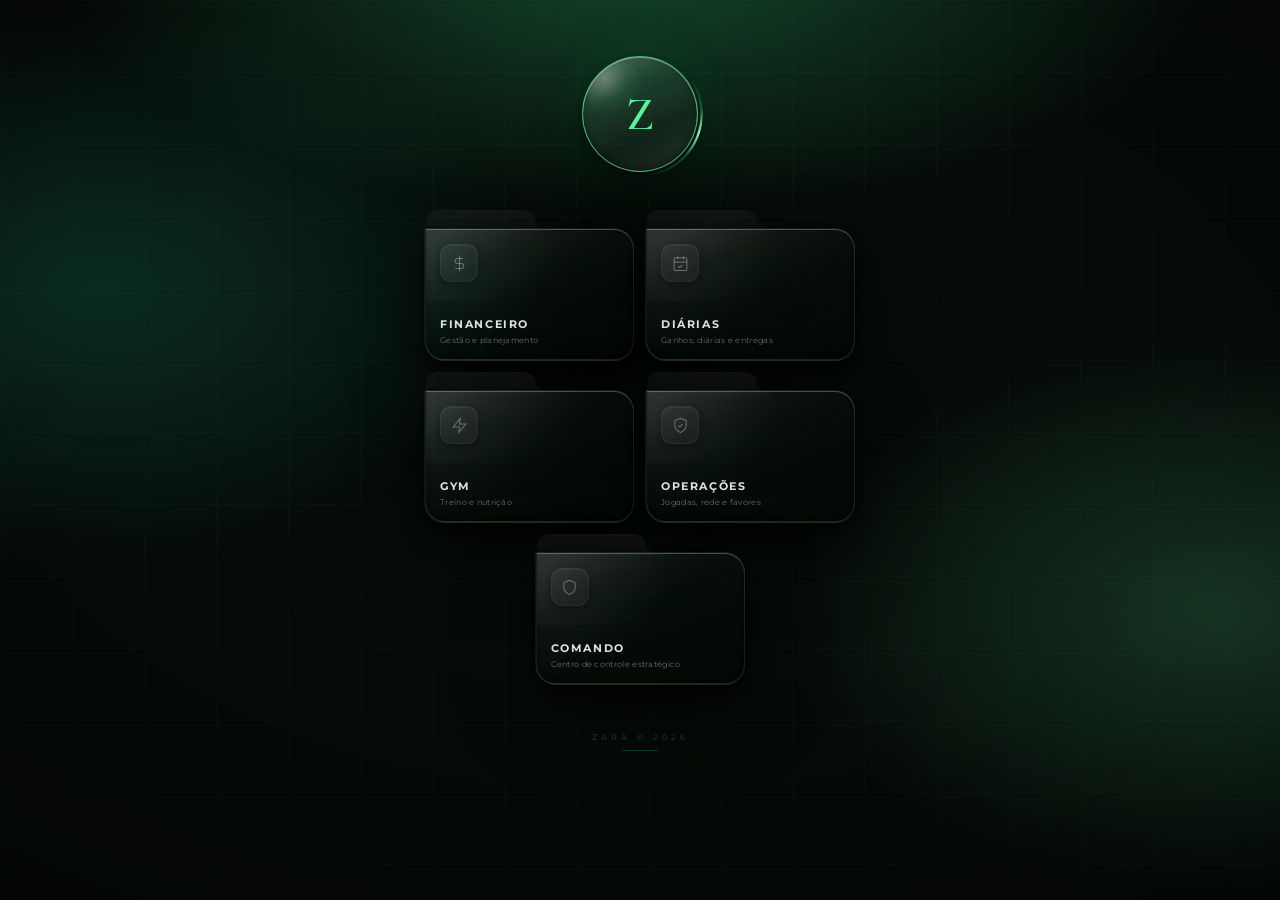
<file: index.html>
<!DOCTYPE html>
<html lang="pt-BR">
<head>
    <meta charset="UTF-8">
    <meta name="viewport" content="width=device-width, initial-scale=1.0, maximum-scale=1.0, user-scalable=no">
    <title>ZARA | Private Access</title>
    <link href="https://fonts.googleapis.com/css2?family=Montserrat:wght@200;300;400;500;600;700;800;900&family=Cormorant+Garamond:ital,wght@0,300;0,400;0,600;1,300&display=swap" rel="stylesheet">
    <style>
        * { margin:0; padding:0; box-sizing:border-box; -webkit-tap-highlight-color:transparent; }

        :root {
            --gold:    #34d17a;
            --gold-b:  #5ef09b;
            --bg:      #060b08;
            --text:    #eef7f1;
            --text-dim:rgba(238,247,241,0.42);
        }

        html, body { min-height:100%; background:var(--bg); color:var(--text); font-family:'Montserrat',sans-serif; overflow-x:hidden; }

        /* Grade de fundo */
        body::before {
            content:''; position:fixed; inset:0; z-index:0; pointer-events:none;
            background-image:
                linear-gradient(rgba(52,209,122,0.03) 1px, transparent 1px),
                linear-gradient(90deg, rgba(52,209,122,0.03) 1px, transparent 1px);
            background-size: 72px 72px;
        }
        /* Brilho radial topo */
        body::after {
            content:''; position:fixed; inset:0; z-index:0; pointer-events:none;
            background:
                /* key light — foco cênico vindo de cima */
                radial-gradient(ellipse 70% 45% at 50% -5%,  rgba(52,209,122,0.30) 0%, transparent 65%),
                /* fill light lateral */
                radial-gradient(ellipse 55% 50% at 8% 32%,   rgba(28,180,140,0.20) 0%, transparent 62%),
                /* rim light oposto */
                radial-gradient(ellipse 55% 50% at 95% 68%,  rgba(94,240,155,0.18) 0%, transparent 62%),
                /* vinheta — escurece as bordas, foco no centro */
                radial-gradient(ellipse 95% 80% at 50% 45%,  transparent 40%, rgba(0,0,0,0.55) 100%);
        }

        .page {
            position:relative; z-index:1;
            min-height:100vh;
            display:flex; flex-direction:column; align-items:center;
            padding: 56px 20px 52px;
        }

        /* ── HERO ── */
        .hero { text-align:center; margin-bottom:56px; animation: fadeUp 1.1s cubic-bezier(0.16,1,0.3,1) both; }

        .logo-wrap {
            position: relative;
            width: 116px; height: 116px;
            margin: 0 auto;
            animation: float 7s ease-in-out infinite;
        }

        /* Luz orbitando o aro — feixe girando ao redor do vidro */
        .logo-wrap::before {
            content: '';
            position: absolute; inset: -5px;
            border-radius: 50%;
            background: conic-gradient(
                from 0deg,
                transparent 0deg,
                transparent 55deg,
                rgba(52,209,122,0.35)  85deg,
                rgba(150,255,205,0.95) 108deg,
                rgba(52,209,122,0.30) 132deg,
                transparent 175deg,
                transparent 360deg
            );
            -webkit-mask: radial-gradient(closest-side, transparent calc(100% - 3px), #000 calc(100% - 2px));
                    mask: radial-gradient(closest-side, transparent calc(100% - 3px), #000 calc(100% - 2px));
            animation: orbit 5.5s linear infinite;
            pointer-events: none;
            z-index: 2;
        }

        /* Halo que se expande e some — pulso cênico */
        .logo-wrap::after {
            content: '';
            position: absolute; inset: 0;
            border-radius: 50%;
            border: 1px solid rgba(94,240,155,0.55);
            animation: halo 4s cubic-bezier(0.16,1,0.3,1) infinite;
            pointer-events: none;
        }

        /* Círculo espelhado dourado — igual aos cards mas circular */
        .logo-inner {
            position: absolute;
            inset: 0;
            border-radius: 50%;

            /* Gradiente dourado espelhado */
            background:
                linear-gradient(150deg, rgba(255,255,255,0.20) 0%, rgba(94,240,155,0.07) 30%, transparent 62%),
                linear-gradient(150deg, rgba(255,255,255,0.16) 0%, rgba(255,255,255,0.05) 35%, rgba(255,255,255,0.03) 65%, rgba(255,255,255,0.10) 100%);
            backdrop-filter: blur(24px) saturate(200%);
            -webkit-backdrop-filter: blur(24px) saturate(200%);

            /* Moldura cromada dourada */
            border: 1px solid rgba(94,240,155,0.30);
            box-shadow:
                inset 0 1px 0 rgba(255,255,255,0.35),
                inset 0 -2px 6px rgba(0,0,0,0.4),
                0 6px 20px rgba(0,0,0,0.6),
                0 16px 44px rgba(0,0,0,0.55),
                0 0 44px rgba(52,209,122,0.22);
            animation: breathe 4.5s ease-in-out infinite;
            overflow: hidden;

            display: flex; align-items: center; justify-content: center;
        }

        /* Clarão especular varrendo o vidro */
        .logo-inner::before {
            content: '';
            position: absolute;
            top: -20%; bottom: -20%; left: -60%;
            width: 55%;
            background: linear-gradient(
                104deg,
                transparent 0%,
                rgba(255,255,255,0.10) 30%,
                rgba(210,255,232,0.42) 50%,
                rgba(255,255,255,0.10) 70%,
                transparent 100%
            );
            transform: skewX(-14deg);
            animation: sweep 5.5s ease-in-out infinite;
            pointer-events: none;
            z-index: 1;
        }

        /* Brilho pontual canto superior esquerdo */
        .logo-inner::after {
            content: '';
            position: absolute;
            top: 4px; left: 4px;
            width: 50%; height: 50%;
            border-radius: 50%;
            z-index: 1;
            background: radial-gradient(
                circle at 30% 30%,
                rgba(255,255,255,0.28) 0%,
                rgba(94,240,155,0.08) 40%,
                transparent 70%
            );
            pointer-events: none;
        }

        .logo-z {
            font-family: 'Cormorant Garamond', serif;
            font-size: 2.9em; font-weight: 600;
            color: var(--gold-b);
            position: relative; z-index: 3;
            animation: zglow 4.5s ease-in-out infinite;
        }

        /* ══════════════════════════════════════
           CARDS ESPELHADOS / GLASS PREMIUM
        ══════════════════════════════════════ */
        .menu { width:100%; max-width:430px; display:grid; grid-template-columns:1fr 1fr; gap:30px 12px; }
        .menu .card:last-child:nth-child(odd) { grid-column:1 / -1; width:calc(50% - 6px); justify-self:center; }

        .card {
            position: relative;
            display: flex;
            padding: 0;
            min-height: 132px;
            text-decoration: none;
            border-radius: 0 20px 20px 20px;
            overflow: visible;
            transition: transform 0.35s cubic-bezier(0.16,1,0.3,1), box-shadow 0.35s ease;
            animation: fadeUp 0.85s cubic-bezier(0.16,1,0.3,1) both;

            /* Glass — idêntico ao financeiro */
            background: linear-gradient(
                158deg,
                rgba(255,255,255,0.085) 0%,
                rgba(255,255,255,0.030) 28%,
                rgba(6,11,8,0.42)       62%,
                rgba(3,6,4,0.62)        100%
            );
            backdrop-filter: blur(26px) saturate(170%);
            -webkit-backdrop-filter: blur(26px) saturate(170%);
            border: 1px solid rgba(94,240,155,0.10);

            /* Moldura cromada + elevação */
            box-shadow:
                0 1px 0 rgba(255,255,255,0.14),
                -1px 0 0 rgba(255,255,255,0.06),
                1px 0 0 rgba(0,0,0,0.6),
                0 -1px 0 rgba(0,0,0,0.8),
                inset 0 1px 0 rgba(255,255,255,0.26),
                inset 0 -2px 4px rgba(0,0,0,0.4),
                0 6px 12px rgba(0,0,0,0.5),
                0 16px 48px rgba(0,0,0,0.6),
                0 32px 80px rgba(0,0,0,0.4);
        }

        /* Reflexo de vidro superior */
        .card::before {
            content: '';
            position: absolute; top: 0; left: 0; right: 0;
            height: 55%;
            border-radius: 0 20px 0 0;
            background: linear-gradient(
                150deg,
                rgba(255,255,255,0.07) 0%,
                rgba(255,255,255,0.025) 35%,
                transparent 65%
            );
            pointer-events: none; z-index: 1;
        }

        /* Brilho pontual canto superior */
        .card::after {
            content: '';
            position: absolute;
            top: 0; left: 0;
            width: 150px; height: 150px;
            border-radius: 0 0 70% 0;
            background: radial-gradient(
                circle at 12% 12%,
                rgba(255,255,255,0.05) 0%,
                rgba(255,255,255,0.015) 40%,
                transparent 62%
            );
            pointer-events: none; z-index: 1;
        }

        .card:hover, .card:active {
            transform: translateY(-3px);
            box-shadow:
                0 1px 0 rgba(255,255,255,0.28),
                -1px 0 0 rgba(255,255,255,0.14),
                1px 0 0 rgba(0,0,0,0.6),
                0 -1px 0 rgba(0,0,0,0.8),
                inset 0 1px 0 rgba(255,255,255,0.10),
                inset 0 -2px 4px rgba(0,0,0,0.4),
                0 8px 16px rgba(0,0,0,0.55),
                0 24px 64px rgba(0,0,0,0.65),
                0 0 0 1px rgba(52,209,122,0.26),
                0 0 46px rgba(52,209,122,0.12);
        }
        .card:hover .card-icon, .card:active .card-icon { background:rgba(52,209,122,0.14); border-color:rgba(94,240,155,0.35); }
        .card:hover .card-icon svg, .card:active .card-icon svg { stroke:var(--gold-b); filter:drop-shadow(0 0 6px rgba(52,209,122,0.6)); }
        .card:hover .card-title, .card:active .card-title { color:var(--gold-b); }
        .card:hover .card-arrow, .card:active .card-arrow { opacity:1; transform:translateX(2px); }

        /* Conteúdo do card */
        .card-inner {
            position:relative; z-index:3;
            display:flex; flex-direction:column; align-items:flex-start;
            width:100%; padding:15px 14px 14px;
        }

        .card-icon {
            width:38px; height:38px; flex-shrink:0;
            border-radius:11px;
            background:rgba(255,255,255,0.03);
            border:1px solid rgba(255,255,255,0.05);
            display:flex; align-items:center; justify-content:center;
            transition:all 0.3s ease;
            box-shadow: 0 2px 8px rgba(0,0,0,0.4), inset 0 1px 0 rgba(255,255,255,0.06);
        }
        .card-icon svg { width:17px; height:17px; stroke:rgba(238,247,241,0.34); transition:all 0.3s ease; }

        .card-text { margin-top:auto; padding-top:14px; min-width:0; width:100%; }
        .card-title {
            font-size:0.68em; font-weight:700; letter-spacing:1.6px; text-transform:uppercase;
            color:rgba(238,247,241,0.92); margin-bottom:4px;
            transition:color 0.3s ease;
        }
        .card-sub { font-size:0.53em; color:var(--text-dim); letter-spacing:0.3px; }

        .card-right { position:absolute; top:15px; right:13px; display:flex; align-items:center; z-index:3; }

        .card-num { display:none; }

        .card-arrow {
            color:rgba(94,240,155,0.75); opacity:0;
            transition:all 0.3s ease;
        }
        .card-arrow svg { width:14px; height:14px; }

        /* Linha dourada esquerda no hover */
        /* Aba da pasta — corte diagonal fluindo para o corpo */
        .card-accent {
            position:absolute;
            top:-19px; left:0; z-index:0;
            width:66%; height:21px;
            border-radius:12px 0 0 0;

            /* o corte: sobe reto, corre no topo e desce em diagonal */
            -webkit-clip-path: polygon(0 0, 68% 0, 73% 3%, 77% 11%, 79% 24%, 80% 46%, 81% 64%, 83% 79%, 87% 91%, 93% 98%, 100% 100%, 0 100%);
                    clip-path: polygon(0 0, 68% 0, 73% 3%, 77% 11%, 79% 24%, 80% 46%, 81% 64%, 83% 79%, 87% 91%, 93% 98%, 100% 100%, 0 100%);

            /* fio de luz no topo embutido no gradiente (borda seria cortada) */
            background: linear-gradient(
                to bottom,
                rgba(255,255,255,0.075) 0px,
                rgba(255,255,255,0.045) 1px,
                rgba(255,255,255,0.022) 100%
            );
            backdrop-filter: blur(26px) saturate(170%);
            -webkit-backdrop-filter: blur(26px) saturate(170%);
            transition: background 0.3s ease;
        }
        .card:hover .card-accent, .card:active .card-accent {
            background: linear-gradient(
                to bottom,
                rgba(94,240,155,0.20) 0px,
                rgba(94,240,155,0.07) 1px,
                rgba(255,255,255,0.035) 100%
            );
        }

        /* Delays das animações */
        .card:nth-child(1) { animation-delay:0.30s; }
        .card:nth-child(2) { animation-delay:0.41s; }
        .card:nth-child(3) { animation-delay:0.52s; }
        .card:nth-child(4) { animation-delay:0.63s; }
        .card:nth-child(5) { animation-delay:0.74s; }

        /* ── FOOTER ── */
        .footer { margin-top:48px; text-align:center; animation:fadeUp 0.85s 0.95s cubic-bezier(0.16,1,0.3,1) both; }
        .footer-txt { font-size:0.52em; letter-spacing:4px; text-transform:uppercase; color:rgba(238,247,241,0.20); }
        .footer-hr { width:36px; height:1px; background:rgba(52,209,122,0.22); margin:8px auto 0; }

        /* ── ANIMAÇÕES ── */
        @keyframes pulse   { 0%,100%{opacity:1;} 50%{opacity:0.25;} }
        /* entrada com leve escala — sensação de câmera aproximando */
        @keyframes fadeUp  {
            from { opacity:0; transform:translateY(22px) scale(0.985); filter:blur(6px); }
            to   { opacity:1; transform:translateY(0)    scale(1);     filter:blur(0); }
        }
        @keyframes orbit  { to { transform: rotate(360deg); } }
        @keyframes halo {
            0%       { transform: scale(1);    opacity: 0.55; }
            70%,100% { transform: scale(1.55); opacity: 0; }
        }
        @keyframes sweep {
            0%, 58%   { transform: translateX(0) skewX(-14deg); }
            88%, 100% { transform: translateX(320px) skewX(-14deg); }
        }
        @keyframes float {
            0%,100% { transform: translateY(0); }
            50%     { transform: translateY(-6px); }
        }
        @keyframes zglow {
            0%,100% { text-shadow: 0 0 14px rgba(52,209,122,0.45), 0 0 34px rgba(52,209,122,0.18); }
            50%     { text-shadow: 0 0 22px rgba(94,240,155,0.75), 0 0 54px rgba(52,209,122,0.35); }
        }

        /* logo respirando */
        @keyframes breathe {
            0%,100% { box-shadow: inset 0 1px 0 rgba(255,255,255,0.35), inset 0 -2px 6px rgba(0,0,0,0.4),
                                  0 6px 20px rgba(0,0,0,0.6), 0 16px 44px rgba(0,0,0,0.55),
                                  0 0 44px rgba(52,209,122,0.22); }
            50%     { box-shadow: inset 0 1px 0 rgba(255,255,255,0.35), inset 0 -2px 6px rgba(0,0,0,0.4),
                                  0 6px 20px rgba(0,0,0,0.6), 0 16px 44px rgba(0,0,0,0.55),
                                  0 0 66px rgba(52,209,122,0.38); }
        }

        @media (max-width:400px) {
            .page  { padding:44px 14px 44px; }
            .card-inner { padding:13px 12px 12px; }
            .menu { gap:28px 10px; }
        }
    </style>
</head>
<body>
<div class="page">

    <!-- HERO -->
    <div class="hero">
        <div class="logo-wrap">
            <div class="logo-inner"><div class="logo-z">Z</div></div>
        </div>
    </div>

    <!-- MENU -->
    <nav class="menu">

        <a href="financeiro.html" class="card">
            <div class="card-accent"></div>
            <div class="card-inner">
                <div class="card-icon">
                    <svg viewBox="0 0 24 24" fill="none" stroke="currentColor" stroke-width="1.5"><line x1="12" y1="1" x2="12" y2="23"/><path d="M17 5H9.5a3.5 3.5 0 0 0 0 7h5a3.5 3.5 0 0 1 0 7H6"/></svg>
                </div>
                <div class="card-text">
                    <div class="card-title">Financeiro</div>
                    <div class="card-sub">Gestão e planejamento</div>
                </div>
                <div class="card-right">
                    <div class="card-num">01</div>
                    <div class="card-arrow"><svg viewBox="0 0 24 24" fill="none" stroke="currentColor" stroke-width="2.5"><polyline points="9 18 15 12 9 6"/></svg></div>
                </div>
            </div>
        </a>

        <a href="diarias.html" class="card">
            <div class="card-accent"></div>
            <div class="card-inner">
                <div class="card-icon">
                    <svg viewBox="0 0 24 24" fill="none" stroke="currentColor" stroke-width="1.5"><rect x="3" y="4" width="18" height="18" rx="2"/><line x1="16" y1="2" x2="16" y2="6"/><line x1="8" y1="2" x2="8" y2="6"/><line x1="3" y1="10" x2="21" y2="10"/><path d="M9 16l2 2 4-4"/></svg>
                </div>
                <div class="card-text">
                    <div class="card-title">Diárias</div>
                    <div class="card-sub">Ganhos, diárias e entregas</div>
                </div>
                <div class="card-right">
                    <div class="card-num">04</div>
                    <div class="card-arrow"><svg viewBox="0 0 24 24" fill="none" stroke="currentColor" stroke-width="2.5"><polyline points="9 18 15 12 9 6"/></svg></div>
                </div>
            </div>
        </a>

        <a href="gym.html" class="card">
            <div class="card-accent"></div>
            <div class="card-inner">
                <div class="card-icon">
                    <svg viewBox="0 0 24 24" fill="none" stroke="currentColor" stroke-width="1.5"><polygon points="13 2 3 14 12 14 11 22 21 10 12 10 13 2"/></svg>
                </div>
                <div class="card-text">
                    <div class="card-title">GYM</div>
                    <div class="card-sub">Treino e nutrição</div>
                </div>
                <div class="card-right">
                    <div class="card-num">02</div>
                    <div class="card-arrow"><svg viewBox="0 0 24 24" fill="none" stroke="currentColor" stroke-width="2.5"><polyline points="9 18 15 12 9 6"/></svg></div>
                </div>
            </div>
        </a>

        <a href="operacoes.html" class="card">
            <div class="card-accent"></div>
            <div class="card-inner">
                <div class="card-icon">
                    <svg viewBox="0 0 24 24" fill="none" stroke="currentColor" stroke-width="1.5"><path d="M12 22s8-4 8-10V5l-8-3-8 3v7c0 6 8 10 8 10z"/><path d="M9 12l2 2 4-4"/></svg>
                </div>
                <div class="card-text">
                    <div class="card-title">Operações</div>
                    <div class="card-sub">Jogadas, rede e favores</div>
                </div>
                <div class="card-right">
                    <div class="card-num">03</div>
                    <div class="card-arrow"><svg viewBox="0 0 24 24" fill="none" stroke="currentColor" stroke-width="2.5"><polyline points="9 18 15 12 9 6"/></svg></div>
                </div>
            </div>
        </a>

        <a href="comando.html" class="card">
            <div class="card-accent"></div>
            <div class="card-inner">
                <div class="card-icon">
                    <svg viewBox="0 0 24 24" fill="none" stroke="currentColor" stroke-width="1.5"><path d="M12 22s8-4 8-10V5l-8-3-8 3v7c0 6 8 10 8 10z"/></svg>
                </div>
                <div class="card-text">
                    <div class="card-title">Comando</div>
                    <div class="card-sub">Centro de controle estratégico</div>
                </div>
                <div class="card-right">
                    <div class="card-num">05</div>
                    <div class="card-arrow"><svg viewBox="0 0 24 24" fill="none" stroke="currentColor" stroke-width="2.5"><polyline points="9 18 15 12 9 6"/></svg></div>
                </div>
            </div>
        </a>

    </nav>

    <div class="footer">
        <div class="footer-txt">ZARA &copy; 2026</div>
        <div class="footer-hr"></div>
    </div>

</div>
</body>
</html>

<!-- cache-bust 1787120185 -->

<!-- cache-bust 1787123105 -->
</file>
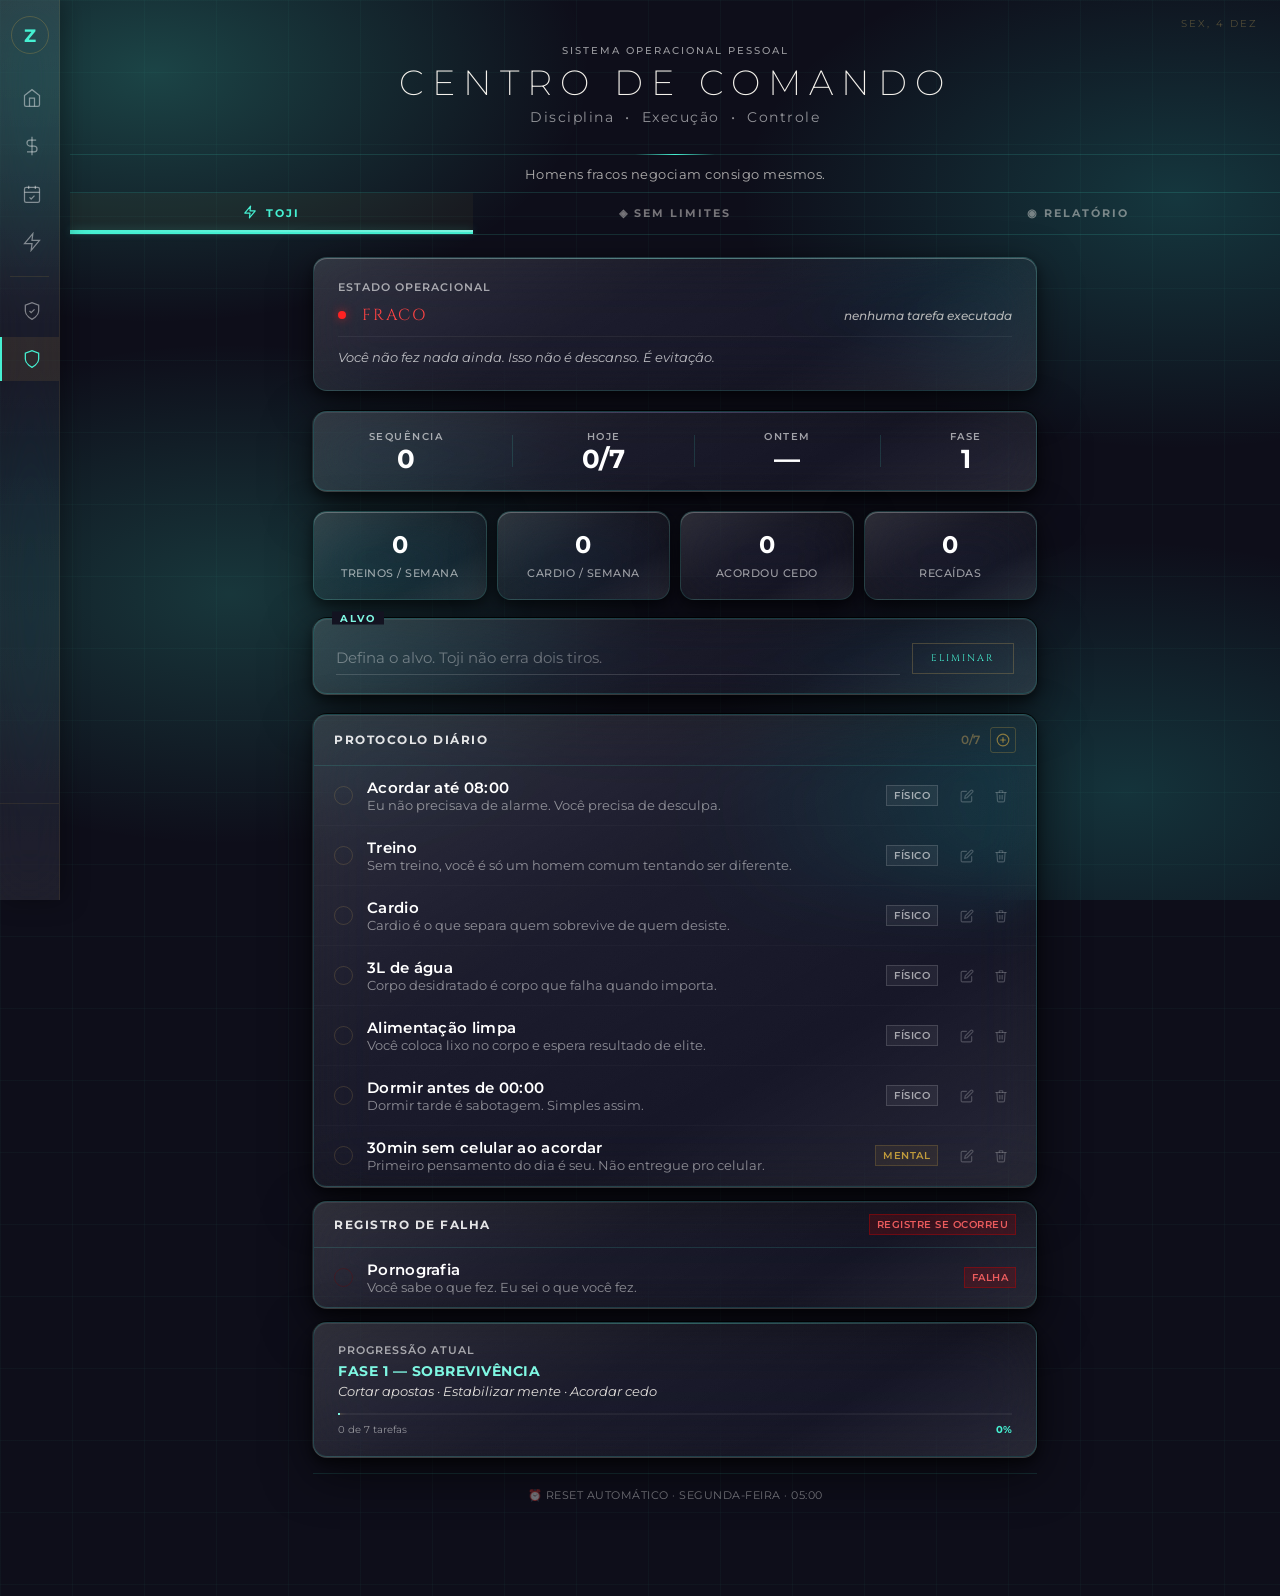
<file: comando.html>
<!DOCTYPE html>
<html lang="pt-BR">
<head>
<meta charset="UTF-8">
<meta name="viewport" content="width=device-width, initial-scale=1.0, maximum-scale=1.0, user-scalable=no">
<title>CENTRO DE COMANDO</title>
<link href="https://fonts.googleapis.com/css2?family=Montserrat:ital,wght@0,300;0,400;0,500;0,600;0,700;0,800;1,300;1,400;1,500;1,600&family=Cinzel:wght@400;500;600;700&display=swap" rel="stylesheet">
<link rel="stylesheet" href="comando.css?v=1790721242">

</head>
<body>

<!-- SPLASH -->

    <!-- Sidebar -->
            <nav class="sidebar">
        <a href="index.html" class="sidebar-logo">Z</a>
        <div class="sidebar-menu">
        
        <a href="index.html"><svg viewBox="0 0 24 24" fill="none" stroke="currentColor" stroke-width="1.5"><path d="M3 9l9-7 9 7v11a2 2 0 0 1-2 2H5a2 2 0 0 1-2-2z"/><polyline points="9 22 9 12 15 12 15 22"/></svg><span>Início</span></a>
        <a href="financeiro.html"><svg viewBox="0 0 24 24" fill="none" stroke="currentColor" stroke-width="1.5"><line x1="12" y1="1" x2="12" y2="23"/><path d="M17 5H9.5a3.5 3.5 0 0 0 0 7h5a3.5 3.5 0 0 1 0 7H6"/></svg><span>Financeiro</span></a>
        <a href="diarias.html"><svg viewBox="0 0 24 24" fill="none" stroke="currentColor" stroke-width="1.5"><rect x="3" y="4" width="18" height="18" rx="2"/><line x1="16" y1="2" x2="16" y2="6"/><line x1="8" y1="2" x2="8" y2="6"/><line x1="3" y1="10" x2="21" y2="10"/><path d="M9 16l2 2 4-4"/></svg><span>Diárias</span></a>
        <a href="gym.html"><svg viewBox="0 0 24 24" fill="none" stroke="currentColor" stroke-width="1.5"><polygon points="13 2 3 14 12 14 11 22 21 10 12 10 13 2"/></svg><span>GYM</span></a>
        <div class="sidebar-divider"></div>
        <a href="operacoes.html"><svg viewBox="0 0 24 24" fill="none" stroke="currentColor" stroke-width="1.5"><path d="M12 22s8-4 8-10V5l-8-3-8 3v7c0 6 8 10 8 10z"/><path d="M9 12l2 2 4-4"/></svg><span>Operações</span></a>
        <a href="comando.html" class="active"><svg viewBox="0 0 24 24" fill="none" stroke="currentColor" stroke-width="1.5"><path d="M12 22s8-4 8-10V5l-8-3-8 3v7c0 6 8 10 8 10z"/></svg><span>Comando</span></a>
    </div>
        <div class="sidebar-footer"><p><span class="instituto">ZARA</span>Private Access</p></div>
    </nav>

    <!-- Mobile Nav -->
            <nav class="mobile-nav">
        <div class="mobile-nav-items">
            <a href="financeiro.html" class="mobile-nav-item"><svg viewBox="0 0 24 24" fill="none" stroke="currentColor" stroke-width="1.5"><line x1="12" y1="1" x2="12" y2="23"/><path d="M17 5H9.5a3.5 3.5 0 0 0 0 7h5a3.5 3.5 0 0 1 0 7H6"/></svg>Financeiro</a>
            <a href="diarias.html" class="mobile-nav-item"><svg viewBox="0 0 24 24" fill="none" stroke="currentColor" stroke-width="1.5"><rect x="3" y="4" width="18" height="18" rx="2"/><line x1="16" y1="2" x2="16" y2="6"/><line x1="8" y1="2" x2="8" y2="6"/><line x1="3" y1="10" x2="21" y2="10"/><path d="M9 16l2 2 4-4"/></svg>Diárias</a>
            <a href="gym.html" class="mobile-nav-item"><svg viewBox="0 0 24 24" fill="none" stroke="currentColor" stroke-width="1.5"><polygon points="13 2 3 14 12 14 11 22 21 10 12 10 13 2"/></svg>GYM</a>
            <a href="index.html" class="mobile-nav-item"><svg viewBox="0 0 24 24" fill="none" stroke="currentColor" stroke-width="1.5"><path d="M3 9l9-7 9 7v11a2 2 0 0 1-2 2H5a2 2 0 0 1-2-2z"/><polyline points="9 22 9 12 15 12 15 22"/></svg>Início</a>
            <a href="operacoes.html" class="mobile-nav-item"><svg viewBox="0 0 24 24" fill="none" stroke="currentColor" stroke-width="1.5"><path d="M12 22s8-4 8-10V5l-8-3-8 3v7c0 6 8 10 8 10z"/><path d="M9 12l2 2 4-4"/></svg>Operações</a>
            <a href="comando.html" class="mobile-nav-item active"><svg viewBox="0 0 24 24" fill="none" stroke="currentColor" stroke-width="1.5"><path d="M12 22s8-4 8-10V5l-8-3-8 3v7c0 6 8 10 8 10z"/></svg>Comando</a>
        </div>
    </nav>


<!-- WAR LAYERS -->
<div id="warLayer"></div>
<div id="warRing"></div>
<div id="impactFlash"></div>

<!-- WAR BANNER -->
<div id="warBanner">
  <div class="wb-title">⬛ Protocolo de Emergência</div>
  <div class="wb-msg" id="wbMsg">Controle foi perdido.</div>
  <button class="wb-close" onclick="null"><svg viewBox="0 0 24 24" fill="none" stroke="currentColor" stroke-width="2.5" stroke-linecap="round" stroke-linejoin="round" style="width:14px;height:14px;"><line x1="18" y1="6" x2="6" y2="18"/><line x1="6" y1="6" x2="18" y2="18"/></svg></button>
</div>

<!-- TRIGGER MODAL -->
<div id="triggerModal">
  <div class="modal">
    <div class="m-title">O que desencadeou isso?</div>
    <div class="m-sub">Registrar o gatilho é o primeiro passo para romper o ciclo.</div>
    <div class="trig-grid" id="trigGrid">
      <button class="trig-opt" onclick="selTrig(this)">Estresse</button>
      <button class="trig-opt" onclick="selTrig(this)">Tédio</button>
      <button class="trig-opt" onclick="selTrig(this)">Raiva</button>
      <button class="trig-opt" onclick="selTrig(this)">Solidão</button>
      <button class="trig-opt" onclick="selTrig(this)">Ansiedade</button>
      <button class="trig-opt" onclick="selTrig(this)">Impulso</button>
    </div>
    <button class="m-confirm" onclick="confirmTrig()">REGISTRAR</button>
    <button class="m-skip" onclick="closeTrigModal()">pular</button>
  </div>
</div>

<!-- APP -->
<div id="app">
  <div class="hdr">
    <div class="hdr-date" id="hdrDate"></div>
    <div class="hdr-eyebrow">Sistema Operacional Pessoal</div>
    <h1 class="hdr-title">CENTRO DE COMANDO</h1>
    <p class="hdr-sub">Disciplina &nbsp;&bull;&nbsp; Execução &nbsp;&bull;&nbsp; Controle</p>
  </div>

  <div class="rotating-phrase"><div class="rp-text" id="rpText"></div></div>

  <div class="tabs">
    <button class="tab-btn on" id="tab-toji" onclick="switchTab('toji')"><svg viewBox="0 0 24 24" fill="none" stroke="currentColor" stroke-width="2" stroke-linecap="round" stroke-linejoin="round" style="width:14px;height:14px;display:inline;vertical-align:-2px;margin-right:4px"><polygon points="13 2 3 14 12 14 11 22 21 10 12 10 13 2"/></svg> TOJI</button>
    <button class="tab-btn" id="tab-thomas" onclick="switchTab('thomas')">◈ SEM LIMITES</button>
    <button class="tab-btn" id="tab-report" onclick="switchTab('report');buildReport()">◉ RELATÓRIO</button>
  </div>

  <!-- TOJI PANEL -->
  <div class="panel on" id="panel-toji">
    <div class="wrap">

      <div class="estado-block" id="estadoBlock">
        <div class="estado-label">Estado Operacional</div>
        <div class="estado-main">
          <div class="estado-indicator"></div>
          <span class="estado-name" id="estadoName">FRACO</span>
          <span class="estado-sub" id="estadoSub">sem dados suficientes</span>
        </div>
        <div style="margin-top:10px;padding-top:10px;border-top:1px solid rgba(255,255,255,.06);display:flex;flex-direction:column;gap:6px">
          <div style="font-family:'Montserrat',sans-serif;font-size:.82em;font-style:italic;color:rgba(255,255,255,.7);line-height:1.6" id="tojiVoice">—</div>
        </div>
      </div>

      <div class="sbar">
        <div class="stat"><span class="stat-l">Sequência</span><span class="stat-v" id="t-streak">0</span></div>
        <div class="stat-sep"></div>
        <div class="stat"><span class="stat-l">Hoje</span><span class="stat-v" id="t-score">—</span></div>
        <div class="stat-sep"></div>
        <div class="stat"><span class="stat-l">Ontem</span><span class="stat-v" id="t-yest">—</span></div>
        <div class="stat-sep"></div>
        <div class="stat"><span class="stat-l">Fase</span><span class="stat-v" id="t-fase">1</span></div>
      </div>

      <div class="counters-row">
        <div class="counter-card"><span class="counter-v" id="cnt-treinos">0</span><span class="counter-l">Treinos / Semana</span></div>
        <div class="counter-card"><span class="counter-v" id="cnt-cardio">0</span><span class="counter-l">Cardio / Semana</span></div>
        <div class="counter-card"><span class="counter-v" id="cnt-acordar">0</span><span class="counter-l">Acordou cedo</span></div>
        <div class="counter-card"><span class="counter-v red" id="cnt-porno">0</span><span class="counter-l">Recaídas</span></div>
      </div>

      <div class="alvo-block">
        <div class="alvo-inner">
          <input class="alvo-inp" id="alvo-toji" spellcheck="true" lang="pt-BR" type="text" placeholder="Defina o alvo. Toji não erra dois tiros." />
          <button class="alvo-btn" id="alvo-toji-btn" onclick="saveAlvo('toji')">ELIMINAR</button>
        </div>
      </div>

      <div class="sec">
        <div class="sec-hdr">
          <span class="sec-hdr-title">Protocolo Diário</span>
          <div style="display:flex;align-items:center;gap:10px">
            <span class="sec-hdr-count" id="t-count">0/7</span>
            <button class="add-task-btn" onclick="openAddTask()" title="Adicionar tarefa">
              <svg viewBox="0 0 24 24" fill="none" stroke="currentColor" stroke-width="2" stroke-linecap="round" stroke-linejoin="round"><circle cx="12" cy="12" r="10"/><line x1="12" y1="8" x2="12" y2="16"/><line x1="8" y1="12" x2="16" y2="12"/></svg>
            </button>
          </div>
        </div>
        <div id="toji-dynamic-checklist"></div>
      </div>

      <!-- ADD/EDIT TASK MODAL -->
      <div id="taskModal" style="display:none;position:fixed;inset:0;z-index:9800;align-items:center;justify-content:center;padding:20px;background:rgba(0,0,0,.85)">
        <div style="background:#1e1e27;border:1px solid rgba(212,168,67,.2);border-radius:4px;padding:28px 24px;max-width:420px;width:100%;position:relative">
          <div style="position:absolute;top:0;left:0;right:0;height:1px;background:linear-gradient(90deg,transparent,rgba(212,168,67,.4),transparent)"></div>
          <div style="font-family:'Montserrat',sans-serif;font-size:.82em;font-weight:700;letter-spacing:.5px;color:#f0c040;text-transform:uppercase;margin-bottom:18px" id="taskModalTitle">Nova Tarefa</div>
          <div style="margin-bottom:14px">
            <div style="font-family:'Montserrat',sans-serif;font-size:.65em;font-weight:600;color:rgba(255,255,255,.5);letter-spacing:1px;text-transform:uppercase;margin-bottom:6px">Tarefa</div>
            <input id="taskLabelInp" spellcheck="true" lang="pt-BR" type="text" maxlength="60" placeholder="Ex: Meditação 10min" style="width:100%;background:transparent;border:none;border-bottom:1px solid rgba(255,255,255,.15);color:#fff;font-family:'Montserrat',sans-serif;font-size:.95em;padding:8px 0;outline:none" />
          </div>
          <div style="margin-bottom:20px">
            <div style="font-family:'Montserrat',sans-serif;font-size:.65em;font-weight:600;color:rgba(255,255,255,.5);letter-spacing:1px;text-transform:uppercase;margin-bottom:6px">Descrição <span style="opacity:.5;font-weight:400">(opcional)</span></div>
            <input id="taskSubInp" spellcheck="true" lang="pt-BR" type="text" maxlength="80" placeholder="Frase do Toji ou descrição curta" style="width:100%;background:transparent;border:none;border-bottom:1px solid rgba(255,255,255,.15);color:#fff;font-family:'Montserrat',sans-serif;font-size:.88em;padding:8px 0;outline:none" />
          </div>
          <div style="margin-bottom:20px">
            <div style="font-family:'Montserrat',sans-serif;font-size:.65em;font-weight:600;color:rgba(255,255,255,.5);letter-spacing:1px;text-transform:uppercase;margin-bottom:8px">Categoria</div>
            <div style="display:flex;gap:8px;flex-wrap:wrap" id="taskCatBtns">
              <button class="cat-opt active" data-cat="FÍSICO" onclick="selectCat(this)">FÍSICO</button>
              <button class="cat-opt" data-cat="MENTAL" onclick="selectCat(this)">MENTAL</button>
              <button class="cat-opt" data-cat="HÁBITO" onclick="selectCat(this)">HÁBITO</button>
            </div>
          </div>
          <div style="display:flex;gap:10px">
            <button onclick="saveTask()" style="flex:1;padding:11px;background:rgba(212,168,67,.12);border:1px solid rgba(212,168,67,.35);color:#f0c040;font-family:'Montserrat',sans-serif;font-size:.7em;font-weight:700;letter-spacing:2px;cursor:pointer;text-transform:uppercase;transition:all .2s" onmouseover="this.style.background='rgba(212,168,67,.2)'" onmouseout="this.style.background='rgba(212,168,67,.12)'">SALVAR</button>
            <button onclick="closeTaskModal()" style="padding:11px 18px;background:transparent;border:1px solid rgba(255,255,255,.1);color:rgba(255,255,255,.4);font-family:'Montserrat',sans-serif;font-size:.7em;cursor:pointer;transition:all .2s" onmouseover="this.style.color='rgba(255,255,255,.7)'" onmouseout="this.style.color='rgba(255,255,255,.4)'">CANCELAR</button>
          </div>
        </div>
      </div>

      <div class="sec">
        <div class="sec-hdr">
          <span class="sec-hdr-title">Registro de Falha</span>
          <span class="ch-badge b-fail">Registre se ocorreu</span>
        </div>
        <div>
          <label class="check-row" id="row-porno">
            <div class="cbx cbx-fail"><input type="checkbox" id="ch-porno" onchange="handleCheck('porno','toji',true)"><div class="cbx-box"></div></div>
            <div class="ch-info"><div class="ch-label">Pornografia</div><div class="ch-sub">Você sabe o que fez. Eu sei o que você fez.</div></div>
            <span class="ch-badge b-fail">FALHA</span>
          </label>
        </div>
        <div class="war-alert" id="alert-porno">
          <div class="wa-title">Falha Operacional</div>
          <div class="wa-quote" id="q-porno"></div>
        </div>
      </div>

      <div class="fase-block">
        <div class="fase-eyebrow">Progressão Atual</div>
        <div class="fase-name" id="t-fase-nome">FASE 1 — SOBREVIVÊNCIA</div>
        <div class="fase-desc" id="t-fase-desc">Cortar apostas · Estabilizar mente · Acordar cedo</div>
        <div class="fase-track"><div class="fase-fill" id="t-fase-fill" style="width:0%"></div></div>
        <div class="fase-foot"><span id="t-fase-meta">0 de 7 tarefas</span><span class="fase-pct" id="t-fase-pct">0%</span></div>
      </div>

      <div class="ftr"><div class="ftr-txt">⏰ Reset automático · Segunda-feira · 05:00</div></div>
    </div>
  </div>

  <!-- THOMAS PANEL -->
  <div class="panel" id="panel-thomas">
    <div class="wrap">

      <div class="sbar">
        <div class="stat"><span class="stat-l">Sequência</span><span class="stat-v" id="th-streak">0</span></div>
        <div class="stat-sep"></div>
        <div class="stat"><span class="stat-l">Hoje</span><span class="stat-v" id="th-score">—</span></div>
        <div class="stat-sep"></div>
        <div class="stat"><span class="stat-l">Ontem</span><span class="stat-v" id="th-yest">—</span></div>
        <div class="stat-sep"></div>
        <div class="stat"><span class="stat-l">Fase</span><span class="stat-v" id="th-fase">1</span></div>
      </div>

      <div id="licaoBlock" class="licao-block">
        <div class="licao-text" id="licaoText"></div>
      </div>

      <div class="alvo-block">
        <div class="alvo-inner">
          <input class="alvo-inp" id="alvo-thomas" spellcheck="true" lang="pt-BR" type="text" placeholder="Qual movimento estratégico hoje?" />
          <button class="alvo-btn" id="alvo-thomas-btn" onclick="saveAlvo('thomas')">EXECUTAR</button>
        </div>
      </div>

      <div class="sec">
        <div class="sec-hdr">
          <span class="sec-hdr-title">Controle Mental e Estratégico</span>
          <span class="sec-hdr-count" id="th-count">0/5</span>
        </div>
        <div class="checklist">
          <label class="check-row" id="row-estudo">
            <div class="cbx"><input type="checkbox" id="ch-estudo" onchange="handleCheck('estudo','thomas',false)"><div class="cbx-box"></div></div>
            <div class="ch-info"><div class="ch-label">Estudar Direito — 1h</div><div class="ch-sub">OAB exige consistência, não intensidade</div></div>
            <span class="ch-badge b-mind">MENTE</span>
          </label>          <label class="check-row" id="row-gastos">
            <div class="cbx"><input type="checkbox" id="ch-gastos" onchange="handleCheck('gastos','thomas',false)"><div class="cbx-box"></div></div>
            <div class="ch-info"><div class="ch-label">Controlar gastos</div><div class="ch-sub">Dinheiro exige disciplina antes de inteligência</div></div>
            <span class="ch-badge b-mind">FINAN.</span>
          </label>
          <label class="check-row" id="row-presenca">
            <div class="cbx"><input type="checkbox" id="ch-presenca" onchange="handleCheck('presenca','thomas',false)"><div class="cbx-box"></div></div>
            <div class="ch-info"><div class="ch-label">Presença real com família — 20min</div><div class="ch-sub">Sem celular. Só presença.</div></div>
            <span class="ch-badge b-mind">RELAÇÃO</span>
          </label>
          <label class="check-row" id="row-plano">
            <div class="cbx"><input type="checkbox" id="ch-plano" onchange="handleCheck('plano','thomas',false)"><div class="cbx-box"></div></div>
            <div class="ch-info"><div class="ch-label">Planejar o próximo dia</div><div class="ch-sub">Thomas Shelby não improvisa o amanhã</div></div>
            <span class="ch-badge b-mind">ESTRATÉGIA</span>
          </label>
          <label class="check-row" id="row-emocao">
            <div class="cbx"><input type="checkbox" id="ch-emocao" onchange="handleCheck('emocao','thomas',false)"><div class="cbx-box"></div></div>
            <div class="ch-info"><div class="ch-label">Não reagi emocionalmente</div><div class="ch-sub">Sentiu tudo. Continuou funcionando.</div></div>
            <span class="ch-badge b-mind">CONTROLE</span>
          </label>
        </div>
      </div>

      <div class="sec">
        <div class="sec-hdr">
          <span class="sec-hdr-title">Registro de Falha</span>
          <span class="ch-badge b-fail">Registre se ocorreu</span>
        </div>
        <div>
          <label class="check-row" id="row-aposta">
            <div class="cbx cbx-fail"><input type="checkbox" id="ch-aposta" onchange="handleCheck('aposta','thomas',true)"><div class="cbx-box"></div></div>
            <div class="ch-info"><div class="ch-label">Apostei hoje</div><div class="ch-sub">Registre com honestidade — sem negação</div></div>
            <span class="ch-badge b-fail">FALHA</span>
          </label>
        </div>
        <div class="war-alert" id="alert-aposta">
          <div class="wa-title">Controle Comprometido</div>
          <div class="wa-quote" id="q-aposta"></div>
        </div>
      </div>

      <!-- COFRE MENTAL -->
      <div class="sec">
        <div class="sec-hdr">
          <span class="sec-hdr-title">Cofre Mental</span>
        </div>
        <div class="cofre-list" id="cofreList"></div>
        <div class="cofre-add">
          <input class="cofre-add-inp" id="cofreInp" spellcheck="true" lang="pt-BR" type="text" placeholder="Registrar princípio ou aprendizado..." maxlength="200" onkeydown="if(event.key==='Enter')addCofre()" />
          <button class="cofre-add-btn" onclick="addCofre()">+ GUARDAR</button>
        </div>
      </div>

      <div class="fase-block">
        <div class="fase-eyebrow">Progressão Atual</div>
        <div class="fase-name" id="th-fase-nome">FASE 1 — SOBREVIVÊNCIA</div>
        <div class="fase-desc" id="th-fase-desc">Cortar apostas · Estabilizar mente · Acordar cedo</div>
        <div class="fase-track"><div class="fase-fill" id="th-fase-fill" style="width:0%"></div></div>
        <div class="fase-foot"><span id="th-fase-meta">0 de 6 tarefas</span><span class="fase-pct" id="th-fase-pct">0%</span></div>
      </div>

      <div class="ftr"><div class="ftr-txt">⏰ Reset automático · Segunda-feira · 05:00</div></div>
    </div>
  </div>

  <!-- REPORT PANEL -->
  <div class="panel" id="panel-report">
    <div class="wrap">
      <div class="rpt-grid">
        <div class="rpt-card"><span class="rpt-v grn" id="rpt-treinos">0</span><span class="rpt-l">Treinos</span></div>
        <div class="rpt-card"><span class="rpt-v grn" id="rpt-estudo">0h</span><span class="rpt-l">Estudo</span></div>
        <div class="rpt-card"><span class="rpt-v red" id="rpt-apostas">0</span><span class="rpt-l">Apostas</span></div>
        <div class="rpt-card"><span class="rpt-v red" id="rpt-porno">0</span><span class="rpt-l">Pornografia</span></div>
        <div class="rpt-card"><span class="rpt-v" id="rpt-st">0</span><span class="rpt-l">Seq. Toji</span></div>
        <div class="rpt-card"><span class="rpt-v" id="rpt-sth">0</span><span class="rpt-l">Seq. Thomas</span></div>
      </div>
      <div class="sec" style="margin-bottom:14px">
        <div class="sec-hdr"><span class="sec-hdr-title">Últimos 7 dias</span></div>
        <div style="padding:14px 0 8px"><div class="rpt-days" id="rptDays"></div></div>
      </div>
      <div class="export-row">
        <button class="exp-btn" onclick="exportTXT()"><svg viewBox="0 0 24 24"><path d="M21 15v4a2 2 0 0 1-2 2H5a2 2 0 0 1-2-2v-4"/><polyline points="7 10 12 15 17 10"/><line x1="12" y1="15" x2="12" y2="3"/></svg>TXT</button>
        <button class="exp-btn" onclick="exportJSON()"><svg viewBox="0 0 24 24"><path d="M21 15v4a2 2 0 0 1-2 2H5a2 2 0 0 1-2-2v-4"/><polyline points="7 10 12 15 17 10"/><line x1="12" y1="15" x2="12" y2="3"/></svg>JSON</button>
      </div>
    </div>
  </div>

</div><!-- #app -->
<div class="toast" id="toast"></div>


<script src="comando.js?v=1790721242"></script>
</body>
</html>
<!-- cache-bust 1787120185 -->
</file>
<file: comando.css>
/* ============================================================
   COMANDO.CSS
   Estilos extraídos de comando.html
   ============================================================ */

*{margin:0;padding:0;box-sizing:border-box;-webkit-tap-highlight-color:transparent}
:root {
  /* Padrão premium unificado */
  --bg:       #0e0e1a;
  --s1:       #131321;
  --s2:       #1a1a2b;
  --s3:       #222236;
  --s4:       #2b2b42;
  --text:     #f5f2ec;
  --td:       rgba(245,242,236,0.90);
  --tf:       rgba(245,242,236,0.70);
  --gold:     #46f0d2;
  --gold-b:   #7ff7e2;
  --gold-dim: rgba(70,240,210,0.10);
  --gold-mid: rgba(70,240,210,0.28);
  --border:   rgba(70,240,210,0.14);
  --bm:       rgba(70,240,210,0.28);
  --border-s: rgba(255,255,255,0.06);
  --shadow:   0 4px 24px rgba(0,0,0,0.6);
  --shadow-s: 0 2px 12px rgba(0,0,0,0.4);
  /* War mode */
  --war:      #7f0000;
  --warb:     #cc0000;
  --warg:     rgba(200,0,0,0.4);
}
html{background:var(--bg);scroll-behavior:smooth}
body{font-family:'Montserrat',sans-serif;background-color:var(--bg);background-image:radial-gradient(ellipse 55% 45% at 12% 8%, rgba(70,240,210,0.24) 0%, transparent 62%),radial-gradient(ellipse 55% 45% at 92% 22%, rgba(46,200,190,0.22) 0%, transparent 62%),radial-gradient(ellipse 55% 45% at 18% 66%, rgba(70,240,210,0.18) 0%, transparent 62%),radial-gradient(ellipse 55% 45% at 88% 88%, rgba(46,200,190,0.20) 0%, transparent 62%),linear-gradient(rgba(70,240,210,0.03) 1px, transparent 1px),linear-gradient(90deg, rgba(70,240,210,0.03) 1px, transparent 1px);background-attachment:fixed,fixed,fixed,fixed,scroll,scroll;background-repeat:no-repeat,no-repeat,no-repeat,no-repeat,repeat,repeat;background-size:100% 100%,100% 100%,100% 100%,100% 100%,72px 72px,72px 72px;color:var(--text);min-height:100vh;overflow-x:hidden;transition:background 1.5s;padding-left:70px;-webkit-font-smoothing:antialiased}
body.war-mode{background:#0d0000}
::-webkit-scrollbar{width:3px}::-webkit-scrollbar-thumb{background:rgba(201,165,90,.15)}

/* SPLASH */

/* WAR LAYERS */
#warLayer{position:fixed;inset:0;pointer-events:none;z-index:9000;opacity:0;transition:opacity 2s;background:radial-gradient(ellipse at center,rgba(100,0,0,.2) 0%,rgba(40,0,0,.1) 60%,transparent 100%)}
#warRing{position:fixed;inset:0;pointer-events:none;z-index:8999;opacity:0;transition:opacity 2s;box-shadow:inset 0 0 150px rgba(100,0,0,.0)}
body.war-mode #warLayer{opacity:1;animation:warBreathe 5s ease-in-out infinite}
body.war-mode #warRing{opacity:1;box-shadow:inset 0 0 200px rgba(200,0,0,.45),0 0 0 2px rgba(220,0,0,.5);animation:warRingPulse 5s ease-in-out infinite}
@keyframes warBreathe{0%,100%{opacity:.7}50%{opacity:1}}
@keyframes warRingPulse{0%,100%{box-shadow:inset 0 0 160px rgba(180,0,0,.35),0 0 0 2px rgba(200,0,0,.3)}50%{box-shadow:inset 0 0 300px rgba(220,0,0,.6),0 0 0 2px rgba(255,0,0,.6)}}
/* WAR BANNER */
#warBanner{position:fixed;top:0;left:0;right:0;z-index:9500;transform:translateY(-100%);transition:transform .9s cubic-bezier(.16,1,.3,1);background:linear-gradient(180deg,rgba(80,0,0,.98),rgba(30,0,0,.97));border-bottom:1px solid rgba(220,0,0,.5);backdrop-filter:blur(16px);padding:16px 30px;text-align:center}
body.war-mode #warBanner{transform:translateY(0)}
.wb-title{font-family:'Montserrat',sans-serif;font-size:.65em;letter-spacing:2px;font-weight:700;color:rgba(220,80,80,.9);text-transform:uppercase;margin-bottom:5px}
.wb-msg{font-family:'Montserrat',sans-serif;font-size:.95em;color:rgba(255,180,180,.95);letter-spacing:.3px}
.wb-close{position:absolute;right:16px;top:50%;transform:translateY(-50%);background:transparent;border:none;color:rgba(160,60,60,.5);cursor:pointer;font-size:1em;padding:8px;transition:color .2s}
.wb-close:hover{color:rgba(210,80,80,.8)}
/* IMPACT */
#impactFlash{position:fixed;inset:0;background:rgba(200,0,0,.4);z-index:9960;pointer-events:none;opacity:0}
#impactFlash.go{animation:impact .8s ease-out forwards}
@keyframes impact{0%{opacity:.9}100%{opacity:0}}
/* TRIGGER MODAL */
#triggerModal{display:none;position:fixed;inset:0;z-index:9900;align-items:center;justify-content:center;padding:20px;background:rgba(0,0,0,.88)}
#triggerModal.show{display:flex;animation:mIn .5s cubic-bezier(.16,1,.3,1)}
@keyframes mIn{from{opacity:0;backdrop-filter:blur(0)}to{opacity:1;backdrop-filter:blur(4px)}}
.modal{background:var(--s2);border:1px solid rgba(220,0,0,.5);border-radius:2px;padding:32px 28px;max-width:400px;width:100%;position:relative}
.modal::before{content:'';position:absolute;top:0;left:0;right:0;height:1px;background:linear-gradient(90deg,transparent,rgba(255,0,0,.5),transparent)}
.m-title{font-family:'Montserrat',sans-serif;font-size:.82em;letter-spacing:.5px;font-weight:700;color:rgba(255,60,60,1);text-transform:uppercase;margin-bottom:5px}
.m-sub{font-family:'Montserrat',sans-serif;font-size:.85em;color:rgba(255,255,255,.6);margin-bottom:22px;line-height:1.5}
.trig-grid{display:grid;grid-template-columns:1fr 1fr;gap:8px;margin-bottom:20px}
.trig-opt{padding:11px;background:transparent;border:1px solid var(--border);color:rgba(255,255,255,.75);font-family:'Montserrat',sans-serif;font-size:.8em;letter-spacing:.3px;font-weight:500;cursor:pointer;transition:all .2s;text-transform:uppercase;border-radius:1px}
.trig-opt:hover,.trig-opt.sel{border-color:rgba(220,0,0,.5);color:rgba(255,120,120,.9);background:rgba(150,0,0,.15)}
.m-confirm{width:100%;padding:12px;background:rgba(160,0,0,.2);border:1px solid rgba(220,0,0,.5);color:rgba(255,100,100,.95);font-family:'Cinzel',serif;font-size:.65em;letter-spacing:2.5px;cursor:pointer;transition:all .2s;text-transform:uppercase;margin-bottom:8px}
.m-confirm:hover{background:rgba(100,0,0,.25)}
.m-skip{width:100%;padding:8px;background:transparent;border:none;color:var(--tf);font-family:'Montserrat',sans-serif;font-size:.75em;cursor:pointer;letter-spacing:1px;transition:color .2s}
.m-skip:hover{color:var(--td)}
/* APP */
#app{opacity:1}
#app.on{opacity:1}
/* HEADER */
.hdr {
  padding: 44px 28px 28px;
  text-align: center;
  position: relative;
  border-bottom: 1px solid var(--border);
  background: transparent;
  animation: fadeUp 0.5s ease both;
}
.hdr::after{content:'';position:absolute;bottom:-1px;left:50%;transform:translateX(-50%);width:80px;height:1px;background:linear-gradient(90deg,transparent,var(--gold),transparent)}
.hdr-eyebrow{font-family:'Montserrat',sans-serif;font-size:.65em;letter-spacing:2px;font-weight:500;color:rgba(255,255,255,.58);text-transform:uppercase;margin-bottom:8px}
.hdr-title {
  font-family: 'Montserrat', sans-serif;
  font-size: clamp(1.5em, 5vw, 2.2em);
  font-weight: 200;
  letter-spacing: 8px;
  color: var(--text);
  text-transform: uppercase;
  margin-bottom: 8px;
  line-height: 1;
}
.hdr-sub{font-family:'Montserrat',sans-serif;font-size:.88em;letter-spacing:1.5px;font-weight:400;color:rgba(255,255,255,.55)}
.hdr-date{position:absolute;top:18px;right:22px;font-family:'Montserrat',sans-serif;font-size:.6em;letter-spacing:2px;color:rgba(201,165,90,.35);text-transform:uppercase}
/* ROTATING PHRASE */
.rotating-phrase{padding:10px 20px;text-align:center;border-bottom:1px solid var(--border);min-height:38px;display:flex;align-items:center;justify-content:center}
.rp-text{font-family:'Montserrat',sans-serif;font-size:.82em;font-weight:400;color:rgba(255,255,255,.55);color:var(--tf);letter-spacing:.5px;transition:opacity .8s;text-align:center}
/* TABS */
.tabs {
  display: flex;
  background: transparent;
  border-bottom: 1px solid var(--border);
  gap: 0;
}
.tab-btn{flex:1;padding:13px 10px;background:transparent;border:none;border-right:1px solid var(--border);color:rgba(255,255,255,.65);font-family:'Montserrat',sans-serif;font-size:.76em;letter-spacing:.5px;font-weight:600;cursor:pointer;transition:all .3s;text-transform:uppercase;position:relative}
.tab-btn:last-child{border-right:none}
.tab-btn.on{color:var(--gold-b);background:rgba(201,165,90,.05)}
.tab-btn.on::after {
  content: '';
  position: absolute;
  bottom: 0; left: 0; right: 0;
  height: 2px;
  background: linear-gradient(90deg, var(--gold), var(--gold-b));
  box-shadow: 0 0 8px rgba(70,240,210,0.4);
}
.tab-btn:hover:not(.on){color:rgba(201,165,90,.45)}
/* PANELS */
.panel{display:none;animation:pIn .45s cubic-bezier(.16,1,.3,1)}
.panel.on{display:block}
@keyframes pIn{from{opacity:0;transform:translateY(7px)}to{opacity:1;transform:translateY(0)}}
.wrap{max-width:760px;margin:0 auto;padding:22px 18px 80px}
/* STATUS BAR */
.sbar{display:flex;justify-content:space-around;align-items:center;background: url("data:image/svg+xml,%3Csvg xmlns='http://www.w3.org/2000/svg' width='100' height='100'%3E%3Cfilter id='n'%3E%3CfeTurbulence type='fractalNoise' baseFrequency='0.85' numOctaves='2' stitchTiles='stitch'/%3E%3CfeColorMatrix type='saturate' values='0'/%3E%3C/filter%3E%3Crect width='100%25' height='100%25' filter='url(%23n)' opacity='0.015'/%3E%3C/svg%3E"), linear-gradient(150deg, rgba(255,255,255,0.14) 0%, rgba(255,255,255,0.05) 40%, rgba(255,255,255,0.03) 70%, rgba(255,255,255,0.10) 100%);backdrop-filter: blur(30px) saturate(150%);-webkit-backdrop-filter: blur(30px) saturate(150%);border: 1px solid rgba(46,200,190,0.20);border-radius:14px;margin-bottom:20px;padding:18px 20px;position:relative;overflow:hidden;animation:fadeUp 0.4s ease 0.05s both;box-shadow:0 1px 0 rgba(255,255,255,0.22),-1px 0 0 rgba(255,255,255,0.10),1px 0 0 rgba(0,0,0,0.6),0 -1px 0 rgba(0,0,0,0.8),inset 0 1px 0 rgba(255,255,255,0.08),0 6px 12px rgba(0,0,0,0.5),0 16px 48px rgba(0,0,0,0.6);}
.sbar::before{content:'';position:absolute;top:0;left:0;right:0;height:1px;background:linear-gradient(90deg,transparent,rgba(167,139,250,.2),transparent)}
.stat{text-align:center}
.stat-l{display:block;font-family:'Montserrat',sans-serif;font-size:.65em;letter-spacing:1.5px;font-weight:600;color:rgba(255,255,255,.6);text-transform:uppercase;margin-bottom:3px}
.stat-v{font-family:'Montserrat',sans-serif;font-size:1.6em;font-weight:700;color:#ffffff;line-height:1;transition:all .3s}
.stat-v.red{color:#7a0000}
.stat-sep{width:1px;height:32px;background:var(--border)}
/* ESTADO OPERACIONAL (TOJI) */
.estado-block {
  background: url("data:image/svg+xml,%3Csvg xmlns='http://www.w3.org/2000/svg' width='100' height='100'%3E%3Cfilter id='n'%3E%3CfeTurbulence type='fractalNoise' baseFrequency='0.85' numOctaves='2' stitchTiles='stitch'/%3E%3CfeColorMatrix type='saturate' values='0'/%3E%3C/filter%3E%3Crect width='100%25' height='100%25' filter='url(%23n)' opacity='0.015'/%3E%3C/svg%3E"), linear-gradient(150deg, rgba(255,255,255,0.14) 0%, rgba(255,255,255,0.05) 40%, rgba(255,255,255,0.03) 70%, rgba(255,255,255,0.10) 100%);backdrop-filter: blur(30px) saturate(150%);-webkit-backdrop-filter: blur(30px) saturate(150%);box-shadow: inset 0 1px 0 rgba(255,255,255,0.26), 0 4px 12px rgba(0,0,0,0.45), 0 12px 40px rgba(0,0,0,0.5);
  border: 1px solid var(--border);
  border-radius: 14px;
  margin-bottom: 20px;
  padding: 22px 24px;
  position: relative;
  overflow: hidden;
  transition: border-color 0.3s;
  animation: fadeUp 0.4s ease 0.1s both;
}
.estado-block:hover { border-color: var(--gold-mid); }
.estado-block::before{content:'';position:absolute;top:0;left:0;right:0;height:1px;background:linear-gradient(90deg,transparent,var(--gold-mid),transparent)}
.estado-label{font-family:'Montserrat',sans-serif;font-size:.68em;letter-spacing:1px;font-weight:600;color:rgba(255,255,255,.6);text-transform:uppercase;margin-bottom:10px}
.estado-main{display:flex;align-items:center;gap:16px}
.estado-indicator{width:8px;height:8px;border-radius:50%;flex-shrink:0}
.estado-fraco .estado-indicator{background:#ff2222;box-shadow:0 0 10px rgba(255,34,34,.6)}
.estado-instavel .estado-indicator{background:#ff8800;box-shadow:0 0 10px rgba(255,136,0,.6);animation:blink 2s ease-in-out infinite}
.estado-operacional .estado-indicator{background:#22cc44;box-shadow:0 0 10px rgba(34,204,68,.6)}
.estado-implacavel .estado-indicator{background:var(--gold);box-shadow:0 0 12px rgba(201,165,90,.5);animation:goldPulse 2s ease-in-out infinite}
@keyframes blink{0%,100%{opacity:.4}50%{opacity:1}}
@keyframes goldPulse{0%,100%{box-shadow:0 0 8px rgba(201,165,90,.4)}50%{box-shadow:0 0 18px rgba(201,165,90,.8)}}
.estado-name{font-family:'Cinzel',serif;font-size:1em;letter-spacing:2px}
.estado-fraco .estado-name{color:#ff4444}
.estado-instavel .estado-name{color:#ff9922}
.estado-operacional .estado-name{color:#33dd55}
.estado-implacavel .estado-name{color:#7ff7e2}
.estado-sub{font-family:'Montserrat',sans-serif;font-size:.78em;font-weight:500;color:rgba(255,255,255,.65);font-style:italic;color:var(--tf);margin-left:auto}
/* CONTADORES TOJI */
.counters-row{display:grid;grid-template-columns:repeat(4,1fr);gap:10px;margin-bottom:18px}
.counter-card {
  background: url("data:image/svg+xml,%3Csvg xmlns='http://www.w3.org/2000/svg' width='100' height='100'%3E%3Cfilter id='n'%3E%3CfeTurbulence type='fractalNoise' baseFrequency='0.85' numOctaves='2' stitchTiles='stitch'/%3E%3CfeColorMatrix type='saturate' values='0'/%3E%3C/filter%3E%3Crect width='100%25' height='100%25' filter='url(%23n)' opacity='0.015'/%3E%3C/svg%3E"), linear-gradient(150deg, rgba(255,255,255,0.14) 0%, rgba(255,255,255,0.05) 40%, rgba(255,255,255,0.03) 70%, rgba(255,255,255,0.10) 100%);backdrop-filter: blur(30px) saturate(150%);-webkit-backdrop-filter: blur(30px) saturate(150%);box-shadow: inset 0 1px 0 rgba(255,255,255,0.26), 0 4px 12px rgba(0,0,0,0.45), 0 12px 40px rgba(0,0,0,0.5);
  border: 1px solid var(--border);
  border-radius: 12px;
  padding: 18px 14px;
  text-align: center;
  transition: all 0.25s cubic-bezier(0.16,1,0.3,1);
}
.counter-card:hover {
  border-color: var(--gold-mid);
  transform: translateY(-2px);
  box-shadow: var(--shadow-s);
}
.counter-v{font-family:'Montserrat',sans-serif;font-size:1.5em;font-weight:700;color:#ffffff;display:block;margin-bottom:3px}
.counter-l{font-family:'Montserrat',sans-serif;font-size:.68em;letter-spacing:.5px;font-weight:500;color:rgba(255,255,255,.58);text-transform:uppercase}
/* ALVO */
.alvo-block{background: url("data:image/svg+xml,%3Csvg xmlns='http://www.w3.org/2000/svg' width='100' height='100'%3E%3Cfilter id='n'%3E%3CfeTurbulence type='fractalNoise' baseFrequency='0.85' numOctaves='2' stitchTiles='stitch'/%3E%3CfeColorMatrix type='saturate' values='0'/%3E%3C/filter%3E%3Crect width='100%25' height='100%25' filter='url(%23n)' opacity='0.015'/%3E%3C/svg%3E"), linear-gradient(150deg, rgba(255,255,255,0.14) 0%, rgba(255,255,255,0.05) 40%, rgba(255,255,255,0.03) 70%, rgba(255,255,255,0.10) 100%);backdrop-filter: blur(30px) saturate(150%);-webkit-backdrop-filter: blur(30px) saturate(150%);border: 1px solid rgba(46,200,190,0.20);border-radius:14px;padding:18px 22px;margin-bottom:20px;position:relative;transition:box-shadow 0.25s;box-shadow:0 1px 0 rgba(255,255,255,0.22),-1px 0 0 rgba(255,255,255,0.10),1px 0 0 rgba(0,0,0,0.6),0 -1px 0 rgba(0,0,0,0.8),inset 0 1px 0 rgba(255,255,255,0.08),0 6px 12px rgba(0,0,0,0.5),0 16px 48px rgba(0,0,0,0.6);}
.alvo-block:hover{border-color:var(--gold-mid)}
.alvo-block::before{content:'ALVO';position:absolute;top:-1px;left:18px;background:var(--s1);padding:0 8px;font-family:'Montserrat',sans-serif;font-size:.65em;letter-spacing:2px;font-weight:700;color:var(--gold-b);transform:translateY(-50%)}
.alvo-inner{display:flex;gap:12px;align-items:center;margin-top:4px}
.alvo-inp{flex:1;background:transparent;border:none;border-bottom:1px solid rgba(255,255,255,.15);color:#fff;font-family:'Montserrat',sans-serif;font-size:.95em;padding:7px 0;outline:none;transition:border-color .3s}
.alvo-inp:focus{border-bottom-color:var(--gold-mid)}
.alvo-inp::placeholder{color:rgba(255,255,255,.35)}
.alvo-btn{background:transparent;border:1px solid rgba(201,165,90,.28);color:var(--gold);padding:8px 18px;font-family:'Cinzel',serif;font-size:.6em;letter-spacing:2px;cursor:pointer;transition:all .25s;white-space:nowrap}
.alvo-btn:hover{background:var(--gold-dim);border-color:var(--gold)}
.alvo-btn.done{background:rgba(201,165,90,.1);border-color:var(--gold);color:var(--gold-b)}
/* SECTION */
.sec{background: url("data:image/svg+xml,%3Csvg xmlns='http://www.w3.org/2000/svg' width='100' height='100'%3E%3Cfilter id='n'%3E%3CfeTurbulence type='fractalNoise' baseFrequency='0.85' numOctaves='2' stitchTiles='stitch'/%3E%3CfeColorMatrix type='saturate' values='0'/%3E%3C/filter%3E%3Crect width='100%25' height='100%25' filter='url(%23n)' opacity='0.015'/%3E%3C/svg%3E"), linear-gradient(150deg, rgba(255,255,255,0.14) 0%, rgba(255,255,255,0.05) 40%, rgba(255,255,255,0.03) 70%, rgba(255,255,255,0.10) 100%);backdrop-filter: blur(30px) saturate(150%);-webkit-backdrop-filter: blur(30px) saturate(150%);border: 1px solid rgba(46,200,190,0.20);border-radius:14px;margin-bottom:14px;overflow:hidden;transition:box-shadow 0.25s;box-shadow:0 1px 0 rgba(255,255,255,0.22),-1px 0 0 rgba(255,255,255,0.10),1px 0 0 rgba(0,0,0,0.6),0 -1px 0 rgba(0,0,0,0.8),inset 0 1px 0 rgba(255,255,255,0.08),0 6px 12px rgba(0,0,0,0.5),0 16px 48px rgba(0,0,0,0.6);}
.sec:hover{border-color:var(--gold-mid)}
.sec-hdr{padding:12px 20px;border-bottom:1px solid var(--border);display:flex;align-items:center;gap:10px}
.sec-hdr-title{font-family:'Montserrat',sans-serif;font-size:.72em;letter-spacing:1.5px;font-weight:700;color:rgba(255,255,255,.88);text-transform:uppercase;flex:1}
.sec-hdr-count{font-family:'Montserrat',sans-serif;font-size:.72em;font-weight:600;color:rgba(201,165,90,.45)}
/* CHECKLIST */
.check-row{display:flex;align-items:center;gap:14px;padding:12px 20px;border-bottom:1px solid rgba(255,255,255,.025);cursor:pointer;transition:background .2s;user-select:none;position:relative}
.check-row:last-child{border-bottom:none}
.check-row:hover{background:rgba(201,165,90,.025)}
.check-row.done .ch-label{color:var(--tf);text-decoration:line-through;text-decoration-color:rgba(201,165,90,.2)}
.check-row.done .ch-sub{opacity:.3}
/* PREMIUM CHECKBOX */
.cbx{position:relative;width:19px;height:19px;flex-shrink:0}
.cbx input{position:absolute;opacity:0;width:0;height:0}
.cbx-box{position:absolute;inset:0;border:1px solid rgba(201,165,90,.2);background:transparent;transition:all .3s;cursor:pointer}
.cbx input:checked~.cbx-box{background:#a8822a;border-color:var(--gold);box-shadow:0 0 10px rgba(201,165,90,.25)}
.cbx-box::after{content:'';position:absolute;width:4px;height:8px;border:1.5px solid #0e0e1a;border-width:0 1.5px 1.5px 0;top:47%;left:50%;transform:translate(-50%,-60%) rotate(45deg) scale(0);transition:transform .2s cubic-bezier(.16,1,.3,1)}
.cbx input:checked~.cbx-box::after{transform:translate(-50%,-60%) rotate(45deg) scale(1)}
.cbx-fail .cbx-box{border-color:rgba(120,0,0,.3)}
.cbx-fail input:checked~.cbx-box{background:#aa0000;border-color:#ff2222;box-shadow:0 0 16px rgba(220,0,0,.6)}
.cbx-fail input:checked~.cbx-box::after{border-color:rgba(255,140,140,.7)}
.ch-info{flex:1;min-width:0}
.ch-label{font-family:'Montserrat',sans-serif;font-size:.95em;font-weight:600;color:#ffffff;transition:color .3s;letter-spacing:.3px}
.ch-sub{font-family:'Montserrat',sans-serif;font-size:.8em;color:rgba(255,255,255,.55);color:rgba(255,255,255,.5);margin-top:1px}
.ch-badge{font-family:'Montserrat',sans-serif;font-size:.65em;letter-spacing:.5px;font-weight:600;padding:3px 7px;text-transform:uppercase;flex-shrink:0;border:1px solid}
.b-phys{background:rgba(255,255,255,.06);color:rgba(255,255,255,.6);border-color:rgba(255,255,255,.14)}
.b-mind{background:rgba(212,168,67,.08);color:rgba(240,192,64,.75);border-color:rgba(212,168,67,.2)}
.b-fail{background:rgba(180,0,0,.2);color:rgba(255,100,100,.9);border-color:rgba(200,0,0,.4)}.b-habit{background:rgba(80,180,120,.08);color:rgba(100,220,150,.7);border-color:rgba(80,180,120,.15)}
/* WAR ALERT */
.war-alert{display:none;background:linear-gradient(135deg,#200000,#100000);border-top:1px solid rgba(255,0,0,.4);padding:16px 20px}
.war-alert.show{display:block;animation:aIn .4s ease}
@keyframes aIn{from{opacity:0;transform:translateY(-5px)}to{opacity:1;transform:none}}
.wa-title{font-family:'Montserrat',sans-serif;font-size:.68em;letter-spacing:1px;font-weight:700;color:rgba(255,60,60,.95);text-transform:uppercase;margin-bottom:5px}
.wa-quote{font-family:'Montserrat',sans-serif;font-size:.95em;color:rgba(255,180,180,.85);font-style:italic;color:rgba(210,120,120,.65);line-height:1.5}
/* FASE */
.fase-block{background: url("data:image/svg+xml,%3Csvg xmlns='http://www.w3.org/2000/svg' width='100' height='100'%3E%3Cfilter id='n'%3E%3CfeTurbulence type='fractalNoise' baseFrequency='0.85' numOctaves='2' stitchTiles='stitch'/%3E%3CfeColorMatrix type='saturate' values='0'/%3E%3C/filter%3E%3Crect width='100%25' height='100%25' filter='url(%23n)' opacity='0.015'/%3E%3C/svg%3E"), linear-gradient(150deg, rgba(255,255,255,0.14) 0%, rgba(255,255,255,0.05) 40%, rgba(255,255,255,0.03) 70%, rgba(255,255,255,0.10) 100%);backdrop-filter: blur(30px) saturate(150%);-webkit-backdrop-filter: blur(30px) saturate(150%);border: 1px solid rgba(46,200,190,0.20);border-radius:14px;padding:20px 24px;margin-bottom:16px;position:relative;transition:box-shadow 0.25s;box-shadow:0 1px 0 rgba(255,255,255,0.22),-1px 0 0 rgba(255,255,255,0.10),1px 0 0 rgba(0,0,0,0.6),0 -1px 0 rgba(0,0,0,0.8),inset 0 1px 0 rgba(255,255,255,0.08),0 6px 12px rgba(0,0,0,0.5),0 16px 48px rgba(0,0,0,0.6);}
.fase-block:hover{border-color:var(--gold-mid)}
.fase-block::before{content:'';position:absolute;top:0;left:0;right:0;height:1px;background:linear-gradient(90deg,transparent,var(--gold-mid),transparent)}
.fase-eyebrow{font-family:'Montserrat',sans-serif;font-size:.68em;letter-spacing:1px;font-weight:600;color:rgba(255,255,255,.6);text-transform:uppercase;margin-bottom:5px}
.fase-name{font-family:'Montserrat',sans-serif;font-size:.88em;font-weight:700;letter-spacing:.5px;color:var(--gold-b);margin-bottom:3px}
.fase-desc{font-family:'Montserrat',sans-serif;font-size:.82em;color:rgba(255,255,255,.55);font-style:italic;color:var(--td);margin-bottom:14px}
.fase-track{height:2px;background:rgba(255,255,255,.05);overflow:hidden}
.fase-fill{height:100%;background:linear-gradient(90deg,#b8882a,var(--gold-b));transition:width .9s cubic-bezier(.16,1,.3,1);position:relative}
.fase-fill::after{content:'';position:absolute;right:-2px;top:-3px;width:8px;height:8px;border-radius:50%;background:var(--gold-b);box-shadow:0 0 8px rgba(201,165,90,.5)}
.fase-foot{display:flex;justify-content:space-between;margin-top:8px;font-family:'Montserrat',sans-serif;font-size:.65em;color:rgba(255,255,255,.5)}
.fase-pct{font-family:'Montserrat',sans-serif;font-size:1em;font-weight:700;color:var(--gold)}
/* LIÇÃO DO DIA */
.licao-block{background: url("data:image/svg+xml,%3Csvg xmlns='http://www.w3.org/2000/svg' width='100' height='100'%3E%3Cfilter id='n'%3E%3CfeTurbulence type='fractalNoise' baseFrequency='0.85' numOctaves='2' stitchTiles='stitch'/%3E%3CfeColorMatrix type='saturate' values='0'/%3E%3C/filter%3E%3Crect width='100%25' height='100%25' filter='url(%23n)' opacity='0.015'/%3E%3C/svg%3E"), linear-gradient(150deg, rgba(255,255,255,0.14) 0%, rgba(255,255,255,0.05) 40%, rgba(255,255,255,0.03) 70%, rgba(255,255,255,0.10) 100%);backdrop-filter: blur(30px) saturate(150%);-webkit-backdrop-filter: blur(30px) saturate(150%);border: 1px solid rgba(46,200,190,0.20);border-radius:14px;padding:20px 24px;margin-bottom:16px;position:relative;text-align:center;transition:box-shadow 0.25s;box-shadow:0 1px 0 rgba(255,255,255,0.22),-1px 0 0 rgba(255,255,255,0.10),1px 0 0 rgba(0,0,0,0.6),0 -1px 0 rgba(0,0,0,0.8),inset 0 1px 0 rgba(255,255,255,0.08),0 6px 12px rgba(0,0,0,0.5),0 16px 48px rgba(0,0,0,0.6);}
.licao-block::before{content:'LIÇÃO DO DIA';position:absolute;top:-1px;left:50%;transform:translateX(-50%) translateY(-50%);background:var(--s1);padding:0 12px;font-family:'Cinzel',serif;font-size:.55em;letter-spacing:3px;color:rgba(201,165,90,.4);white-space:nowrap}
.licao-text{font-family:'Montserrat',sans-serif;font-size:.88em;font-weight:400;letter-spacing:.3px;color:rgba(240,192,64,.88);line-height:1.7;letter-spacing:.3px}
/* COFRE MENTAL */
.cofre-list{padding:6px 0}
.cofre-item{display:flex;align-items:flex-start;gap:12px;padding:12px 20px;border-bottom:1px solid rgba(255,255,255,.02)}
.cofre-item:last-child{border-bottom:none}
.cofre-dot{width:4px;height:4px;border-radius:50%;background:var(--gold-mid);margin-top:7px;flex-shrink:0}
.cofre-text{font-family:'Montserrat',sans-serif;font-size:.88em;color:rgba(240,192,64,.8);line-height:1.5;flex:1}
.cofre-del{background:transparent;border:none;color:var(--tf);cursor:pointer;font-size:.85em;padding:3px;transition:color .2s;flex-shrink:0}
.cofre-del:hover{color:rgba(150,60,60,.7)}
.cofre-add{display:flex;gap:10px;padding:14px 20px;border-top:1px solid var(--border)}
.cofre-add-inp{flex:1;background:transparent;border:none;border-bottom:1px solid var(--border);color:var(--text);font-family:'Montserrat',sans-serif;font-size:.9em;padding:6px 0;outline:none;transition:border-color .3s}
.cofre-add-inp:focus{border-bottom-color:var(--gold-mid)}
.cofre-add-inp::placeholder{color:var(--tf);font-style:italic}
.cofre-add-btn{background:transparent;border:1px solid var(--border);color:rgba(201,165,90,.45);padding:7px 14px;font-family:'Cinzel',serif;font-size:.58em;letter-spacing:2px;cursor:pointer;transition:all .2s;text-transform:uppercase}
.cofre-add-btn:hover{border-color:var(--gold);color:var(--gold)}
/* REPORT */
.rpt-grid{display:grid;grid-template-columns:repeat(3,1fr);gap:10px;margin-bottom:16px}
.rpt-card{background: url("data:image/svg+xml,%3Csvg xmlns='http://www.w3.org/2000/svg' width='100' height='100'%3E%3Cfilter id='n'%3E%3CfeTurbulence type='fractalNoise' baseFrequency='0.85' numOctaves='2' stitchTiles='stitch'/%3E%3CfeColorMatrix type='saturate' values='0'/%3E%3C/filter%3E%3Crect width='100%25' height='100%25' filter='url(%23n)' opacity='0.015'/%3E%3C/svg%3E"), linear-gradient(150deg, rgba(255,255,255,0.14) 0%, rgba(255,255,255,0.05) 40%, rgba(255,255,255,0.03) 70%, rgba(255,255,255,0.10) 100%);backdrop-filter: blur(30px) saturate(150%);-webkit-backdrop-filter: blur(30px) saturate(150%);border: 1px solid rgba(46,200,190,0.20);border-radius:14px;padding:18px 14px;text-align:center;position:relative;overflow:hidden;transition:box-shadow 0.25s;box-shadow:0 1px 0 rgba(255,255,255,0.22),-1px 0 0 rgba(255,255,255,0.10),1px 0 0 rgba(0,0,0,0.6),0 -1px 0 rgba(0,0,0,0.8),inset 0 1px 0 rgba(255,255,255,0.08),0 6px 12px rgba(0,0,0,0.5),0 16px 48px rgba(0,0,0,0.6);}
.rpt-card:hover{border-color:var(--gold-mid);transform:translateY(-2px);}
.rpt-card::before{content:'';position:absolute;top:0;left:0;right:0;height:1px;background:linear-gradient(90deg,transparent,var(--border),transparent)}
.rpt-v{font-family:'Montserrat',sans-serif;font-size:1.6em;font-weight:700;color:#ffffff;display:block;margin-bottom:3px;line-height:1}
.rpt-v.red{color:#5a0000}
.rpt-v.grn{color:#4ade80}
.rpt-l{font-family:'Montserrat',sans-serif;font-size:.7em;letter-spacing:.3px;font-weight:500;color:rgba(255,255,255,.58);text-transform:uppercase}
.rpt-days{display:flex;gap:5px;justify-content:center;flex-wrap:wrap;margin-bottom:18px}
.rday{width:34px;height:42px;border:1px solid var(--border);display:flex;flex-direction:column;align-items:center;justify-content:center;gap:2px}
.rday-n{font-family:'Montserrat',sans-serif;font-size:.75em;font-weight:600;color:rgba(255,255,255,.5)}
.rday-l{font-size:.5em;letter-spacing:.5px;color:rgba(255,255,255,.45);text-transform:uppercase;font-family:'Montserrat',sans-serif}
.rday.full{border-color:rgba(201,165,90,.35);background:rgba(201,165,90,.05)}
.rday.full .rday-n,.rday.full .rday-l{color:var(--gold-b)}
.rday.partial{border-color:rgba(201,165,90,.15)}
.rday.partial .rday-n{color:rgba(201,165,90,.4)}
.rday.bad{border-color:rgba(100,0,0,.3);background:rgba(80,0,0,.06)}
.rday.bad .rday-n{color:#5a1a1a}
/* EXPORT */
.export-row{display:flex;gap:10px;justify-content:center;padding-top:4px}
.exp-btn{display:flex;align-items:center;gap:8px;padding:10px 22px;background:transparent;border:1px solid rgba(201,165,90,.25);color:var(--gold);font-family:'Cinzel',serif;font-size:.6em;letter-spacing:2px;cursor:pointer;transition:all .25s;text-transform:uppercase}
.exp-btn:hover{background:var(--gold-dim);border-color:var(--gold)}
.exp-btn svg{width:12px;height:12px;stroke:currentColor;fill:none;stroke-width:2}
/* FOOTER */
.ftr{padding:14px 20px;text-align:center;border-top:1px solid var(--border)}
.ftr-txt{font-family:'Montserrat',sans-serif;font-size:.7em;letter-spacing:.5px;font-weight:400;color:rgba(255,255,255,.45);text-transform:uppercase}
/* TOAST */
.toast{position:fixed;bottom:22px;right:18px;padding:10px 18px;background:var(--s3);border:1px solid var(--bm);font-family:'Montserrat',sans-serif;font-size:.78em;letter-spacing:.5px;color:var(--text);z-index:99999;opacity:0;transform:translateY(8px);transition:all .3s;pointer-events:none;max-width:240px}
.toast.show{opacity:1;transform:translateY(0)}
.toast.war{border-color:rgba(120,0,0,.5);background:#0a0000;color:rgba(210,120,120,.8)}
.add-task-btn{background:transparent;border:1px solid rgba(212,168,67,.25);color:rgba(212,168,67,.6);width:26px;height:26px;display:flex;align-items:center;justify-content:center;cursor:pointer;border-radius:3px;transition:all .2s;padding:4px}
.add-task-btn:hover{border-color:#46f0d2;color:#46f0d2;background:rgba(212,168,67,.08)}
.add-task-btn svg{width:14px;height:14px}
.cat-opt{padding:6px 14px;background:transparent;border:1px solid rgba(255,255,255,.1);color:rgba(255,255,255,.4);font-family:'Montserrat',sans-serif;font-size:.65em;font-weight:600;letter-spacing:1px;cursor:pointer;transition:all .2s;text-transform:uppercase;border-radius:2px}
.cat-opt.active{border-color:rgba(212,168,67,.4);color:#7ff7e2;background:rgba(212,168,67,.08)}
.dyn-task-actions{display:flex;gap:4px;flex-shrink:0;opacity:.55;transition:opacity .2s}
.check-row:hover .dyn-task-actions{opacity:1}
.task-act-btn{background:transparent;border:none;cursor:pointer;padding:8px;color:rgba(255,255,255,.4);transition:color .2s;display:flex;align-items:center;justify-content:center;min-width:30px;min-height:30px}
.task-act-btn:hover{color:rgba(255,255,255,.7)}
.task-act-btn.del:hover{color:#ff4444}
.task-act-btn svg{width:14px;height:14px;stroke:currentColor;fill:none;stroke-width:2;stroke-linecap:round;stroke-linejoin:round}
@media(max-width:600px){
  .hdr{padding:30px 18px 20px}.hdr-date{display:none}
  .wrap{padding:16px 12px 70px}
  .sbar{padding:10px 14px}.stat-v{font-size:1.2em}
  .counters-row{grid-template-columns:repeat(2,1fr)}
  .rpt-grid{grid-template-columns:repeat(2,1fr)}
  .alvo-inner{flex-direction:column;gap:10px}.alvo-btn{width:100%;padding:11px;text-align:center}
  .trig-grid{grid-template-columns:1fr 1fr}
  .tab-btn{font-size:.55em;letter-spacing:1px;padding:12px 6px}
}

/* ========== SIDEBAR (dark adaptation) ========== */
.sidebar{
    position:fixed;top:0;left:0;width:60px;height:100vh;
    background: linear-gradient(180deg, rgba(255,255,255,0.10) 0%, rgba(255,255,255,0.04) 50%, rgba(255,255,255,0.07) 100%);backdrop-filter: blur(30px) saturate(150%);-webkit-backdrop-filter: blur(30px) saturate(150%);
    border-right:1px solid rgba(212,168,67,.1);
    z-index:2000;box-shadow:4px 0 24px rgba(0,0,0,.35);
    display:flex;flex-direction:column;align-items:center;
    padding:16px 0;transition:width .3s cubic-bezier(.16,1,.3,1);overflow:hidden;
}
.sidebar:hover{width:200px;}
.sidebar-logo{
    width:38px;height:38px;background:transparent;
    border:1px solid rgba(212,168,67,.25);border-radius:50%;
    display:flex;align-items:center;justify-content:center;
    font-family:'Montserrat',sans-serif;font-size:1.1em;font-weight:700;
    color:#46f0d2;margin-bottom:22px;flex-shrink:0;
    text-decoration:none;transition:all .3s;
}
.sidebar-logo:hover{background:rgba(212,168,67,.1);}
.sidebar-menu{display:flex;flex-direction:column;gap:4px;width:100%;flex:1;}
.sidebar-menu a{
    display:flex;align-items:center;gap:12px;padding:12px 10px;
    color:rgba(255,255,255,.45);text-decoration:none;font-size:.78em;font-weight:500;
    transition:all .3s;border-left:2px solid transparent;white-space:nowrap;
    font-family:'Montserrat',sans-serif;letter-spacing:.3px;
}
.sidebar-menu a:hover{background:rgba(212,168,67,.07);border-left-color:#46f0d2;color:rgba(255,255,255,.85);}
.sidebar-menu a.active{background:rgba(212,168,67,.1);border-left-color:#46f0d2;color:#46f0d2;}
.sidebar-menu a svg{width:20px;height:20px;min-width:20px;margin-left:10px;stroke:currentColor;fill:none;stroke-width:1.5;}
.sidebar-menu a span{opacity:0;transition:opacity .3s;font-weight:500;}
.sidebar:hover .sidebar-menu a span{opacity:1;}
.sidebar-divider{height:1px;background:rgba(212,168,67,.12);margin:8px 10px;width:calc(100% - 20px);}
.sidebar-footer{
    padding:14px 10px;text-align:center;
    border-top:1px solid rgba(212,168,67,.1);width:100%;
}
.sidebar-footer p{
    color:rgba(255,255,255,.3);font-size:.65em;text-transform:uppercase;
    letter-spacing:.8px;line-height:1.7;opacity:0;transition:opacity .3s;
    font-family:'Montserrat',sans-serif;
}
.sidebar-footer .instituto{font-size:.85em;color:#46f0d2;display:block;margin-bottom:2px;}
.sidebar:hover .sidebar-footer p{opacity:1;}

/* ========== MOBILE NAV (dark) ========== */

@media(max-width:768px){
    body{padding-left:0!important;padding-bottom:80px!important;}
    .sidebar{display:none!important;}

}
@media(min-width:769px){
    body{padding-left:70px;}

    .sidebar:hover~* .wrap,.sidebar:hover~#app .wrap{margin-left:80px;}
}


/* ── LAYOUT PREMIUM COMANDO ── */
@keyframes fadeUp { from{opacity:0;transform:translateY(12px)} to{opacity:1;transform:translateY(0)} }

.tab-btn {
    padding: 12px 22px;
    font-size: 0.68em;
    font-weight: 700;
    letter-spacing: 2px;
    text-transform: uppercase;
    color: var(--td);
    background: transparent;
    border: none;
    border-bottom: 2px solid transparent;
    cursor: pointer;
    transition: all 0.2s ease;
    opacity: 0.5;
}
.tab-btn.on { color: var(--gold); border-bottom-color: var(--gold); opacity: 1; }
.tab-btn:hover { opacity: 0.85; }

.wb-card {
    background: url("data:image/svg+xml,%3Csvg xmlns='http://www.w3.org/2000/svg' width='100' height='100'%3E%3Cfilter id='n'%3E%3CfeTurbulence type='fractalNoise' baseFrequency='0.85' numOctaves='2' stitchTiles='stitch'/%3E%3CfeColorMatrix type='saturate' values='0'/%3E%3C/filter%3E%3Crect width='100%25' height='100%25' filter='url(%23n)' opacity='0.015'/%3E%3C/svg%3E"), linear-gradient(150deg, rgba(255,255,255,0.14) 0%, rgba(255,255,255,0.05) 40%, rgba(255,255,255,0.03) 70%, rgba(255,255,255,0.10) 100%);backdrop-filter: blur(30px) saturate(150%);-webkit-backdrop-filter: blur(30px) saturate(150%);box-shadow: inset 0 1px 0 rgba(255,255,255,0.26), 0 4px 12px rgba(0,0,0,0.45), 0 12px 40px rgba(0,0,0,0.5);
    border: 1px solid var(--gold-mid);
    border-radius: 16px;
    overflow: hidden;
    transition: all 0.3s ease;
    animation: fadeUp 0.4s ease both;
}
.wb-card:hover { box-shadow: 0 8px 32px rgba(70,240,210,0.1); }
.wb-header {
    padding: 18px 22px;
    border-bottom: 1px solid var(--gold-mid);
    display: flex;
    align-items: center;
    justify-content: space-between;
    gap: 12px;
}

/* ══════════════════════════════════════════════════
   GLASS EFFECT — idêntico ao Financeiro e GYM
   ══════════════════════════════════════════════════ */
.panel,
.counter-card,
.cbx-box,
.rpt-card,
.wb-card {{
    background: url("data:image/svg+xml,%3Csvg xmlns='http://www.w3.org/2000/svg' width='100' height='100'%3E%3Cfilter id='n'%3E%3CfeTurbulence type='fractalNoise' baseFrequency='0.85' numOctaves='2' stitchTiles='stitch'/%3E%3CfeColorMatrix type='saturate' values='0'/%3E%3C/filter%3E%3Crect width='100%25' height='100%25' filter='url(%23n)' opacity='0.015'/%3E%3C/svg%3E"), linear-gradient(150deg, rgba(255,255,255,0.14) 0%, rgba(255,255,255,0.05) 40%, rgba(255,255,255,0.03) 70%, rgba(255,255,255,0.10) 100%) !important;backdrop-filter: blur(30px) saturate(150%) !important;-webkit-backdrop-filter: blur(30px) saturate(150%) !important;border: 1px solid rgba(46,200,190,0.20) !important;
    position: relative !important;
    overflow: hidden !important;
    box-shadow:
        0 1px 0 rgba(255,255,255,0.22),
        -1px 0 0 rgba(255,255,255,0.10),
        1px 0 0 rgba(0,0,0,0.6),
        0 -1px 0 rgba(0,0,0,0.8),
        inset 0 1px 0 rgba(255,255,255,0.08),
        inset 0 -2px 4px rgba(0,0,0,0.4),
        0 6px 12px rgba(0,0,0,0.5),
        0 16px 48px rgba(0,0,0,0.6),
        0 32px 80px rgba(0,0,0,0.4) !important;
}}

.panel::before,
.counter-card::before,
.cbx-box::before,
.rpt-card::before,
.wb-card::before {{
    content: '' !important;
    position: absolute !important;
    top: 0 !important; left: 0 !important; right: 0 !important;
    height: 50% !important;
    background: linear-gradient(
        150deg,
        rgba(255,255,255,0.09) 0%,
        rgba(255,255,255,0.03) 35%,
        transparent 100%
    ) !important;
    pointer-events: none !important;
    z-index: 0 !important;
    border-radius: inherit !important;
}}

.panel,
.counter-card,
.cbx-box,
.rpt-card,
.wb-card { border-radius: 14px !important; }

/* Inativos: só ícone */

/* Ativo: ícone + texto + pílula dourada */


@media (max-width: 768px) {
    body { padding-left: 10px !important; padding-bottom: 80px !important; }

}
 }

@media (max-width: 768px) {
    body { padding-left: 10px !important; padding-bottom: 90px !important; }

}
 }

/* ══════════════════════════════════════════
   MOBILE NAV — FLOATING PADRÃO ZARA
   Financeiro · GYM · Início · Operações · Notas · Comando
   ══════════════════════════════════════════ */

@media (max-width: 768px) {
    body { padding-left: 10px !important; padding-bottom: 80px !important; }
    .sidebar { display: none !important; }

}

/* ══════════════════════════════════════════
   MOBILE NAV — ORIGINAL ZARA
   ══════════════════════════════════════════ */
.mobile-nav {
    display: none;
    position: fixed; bottom: 0; left: 0; right: 0;
    z-index: 9999;
    background: linear-gradient(180deg, rgba(26,30,46,0.82) 0%, rgba(14,14,26,0.88) 100%);
    border-top: 1px solid rgba(46,200,190,0.20);backdrop-filter: blur(20px) saturate(160%);-webkit-backdrop-filter: blur(20px) saturate(160%);
    box-shadow: 0 -4px 20px rgba(0,0,0,0.5);
    padding: 8px 4px 12px;
}
.mobile-nav-items {
    display: flex;
    justify-content: space-around;
    align-items: center;
}
.mobile-nav-item {
    display: flex; flex-direction: column; align-items: center; gap: 3px;
    color: rgba(245,240,232,0.4);
    text-decoration: none;
    font-size: 0.58em;
    font-weight: 600;
    letter-spacing: 0.3px;
    padding: 5px 8px;
    border-radius: 10px;
    transition: all 0.2s ease;
    -webkit-tap-highlight-color: transparent;
}
.mobile-nav-item svg {
    width: 22px; height: 22px;
    stroke: currentColor; fill: none;
}
.mobile-nav-item.active {
    color: #46f0d2;
}
.mobile-nav-item:not(.active):hover {
    color: rgba(70,240,210,0.6);
}
@media (max-width: 768px) {
    body { padding-left: 10px !important; padding-bottom: 80px !important; }
    .sidebar { display: none !important; }
    .mobile-nav { display: block !important; }
}
@media (min-width: 769px) {
    .mobile-nav { display: none !important; }
}
</file>
